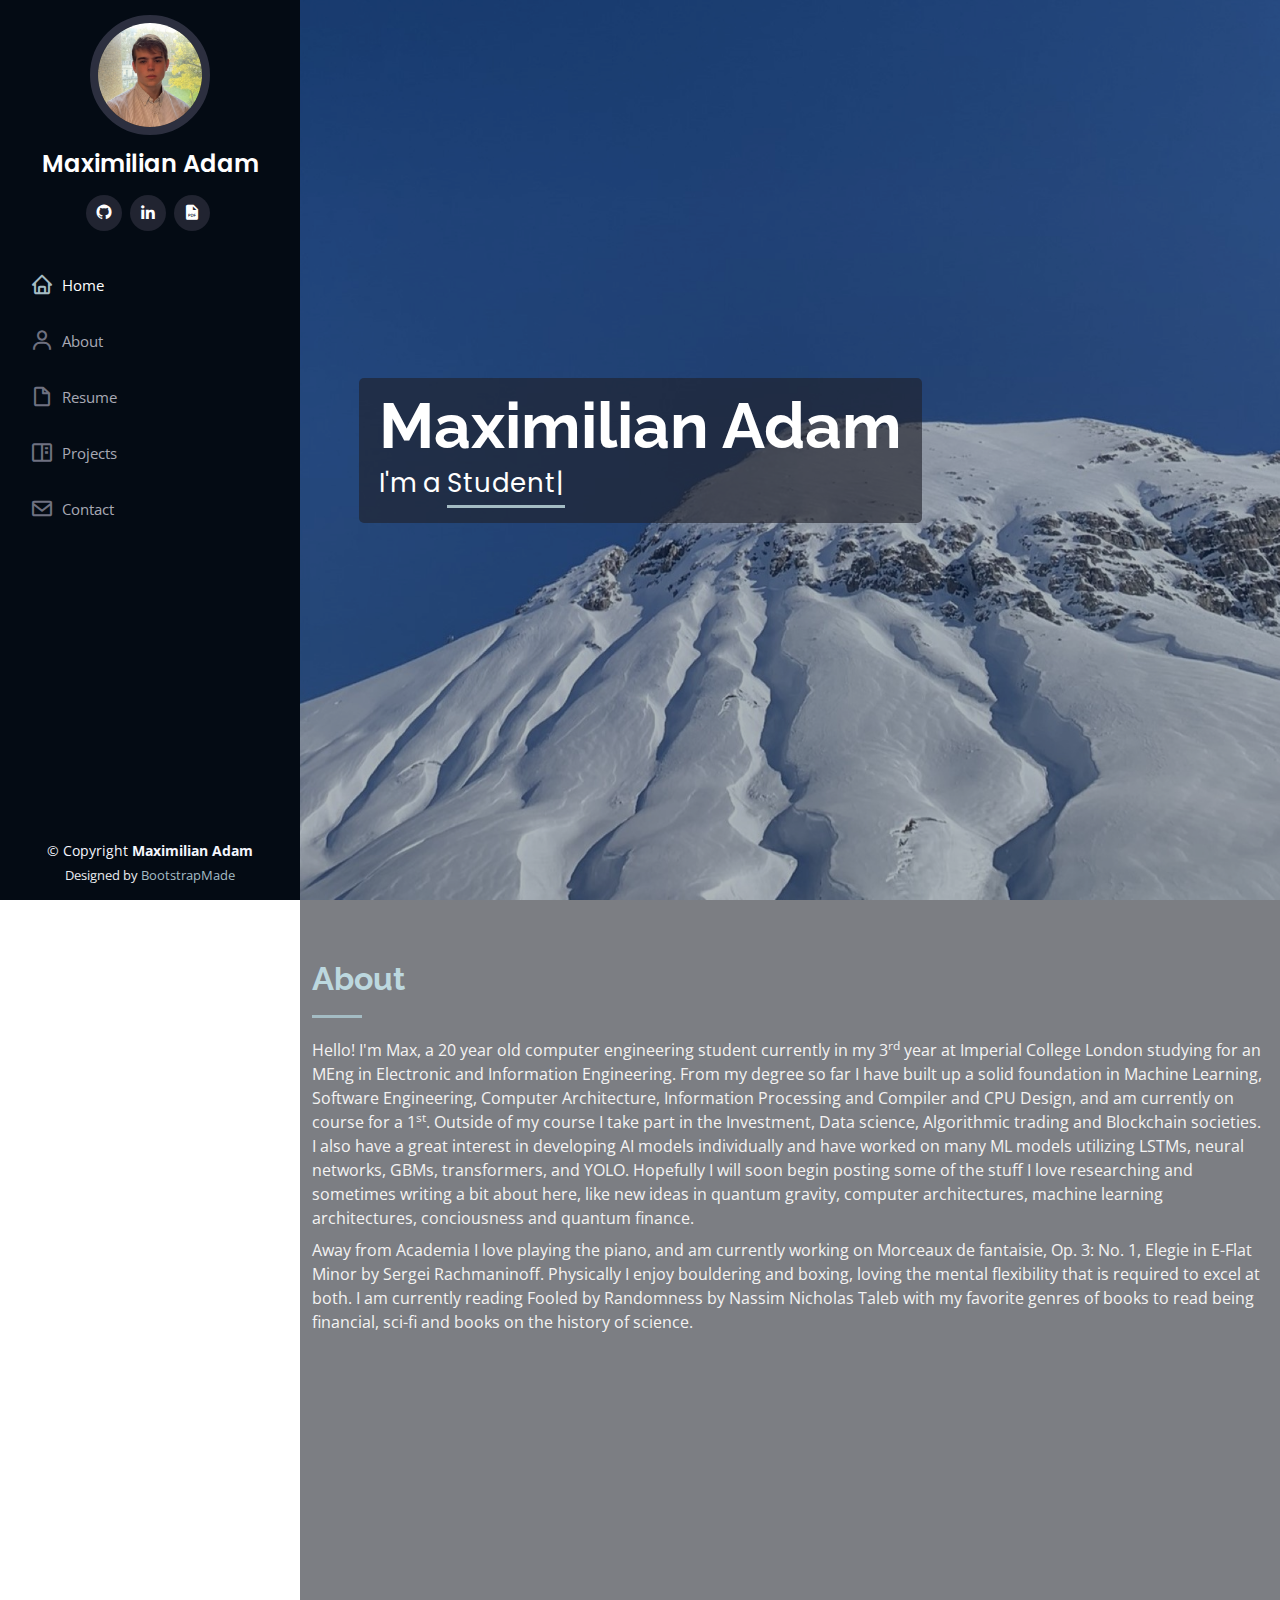
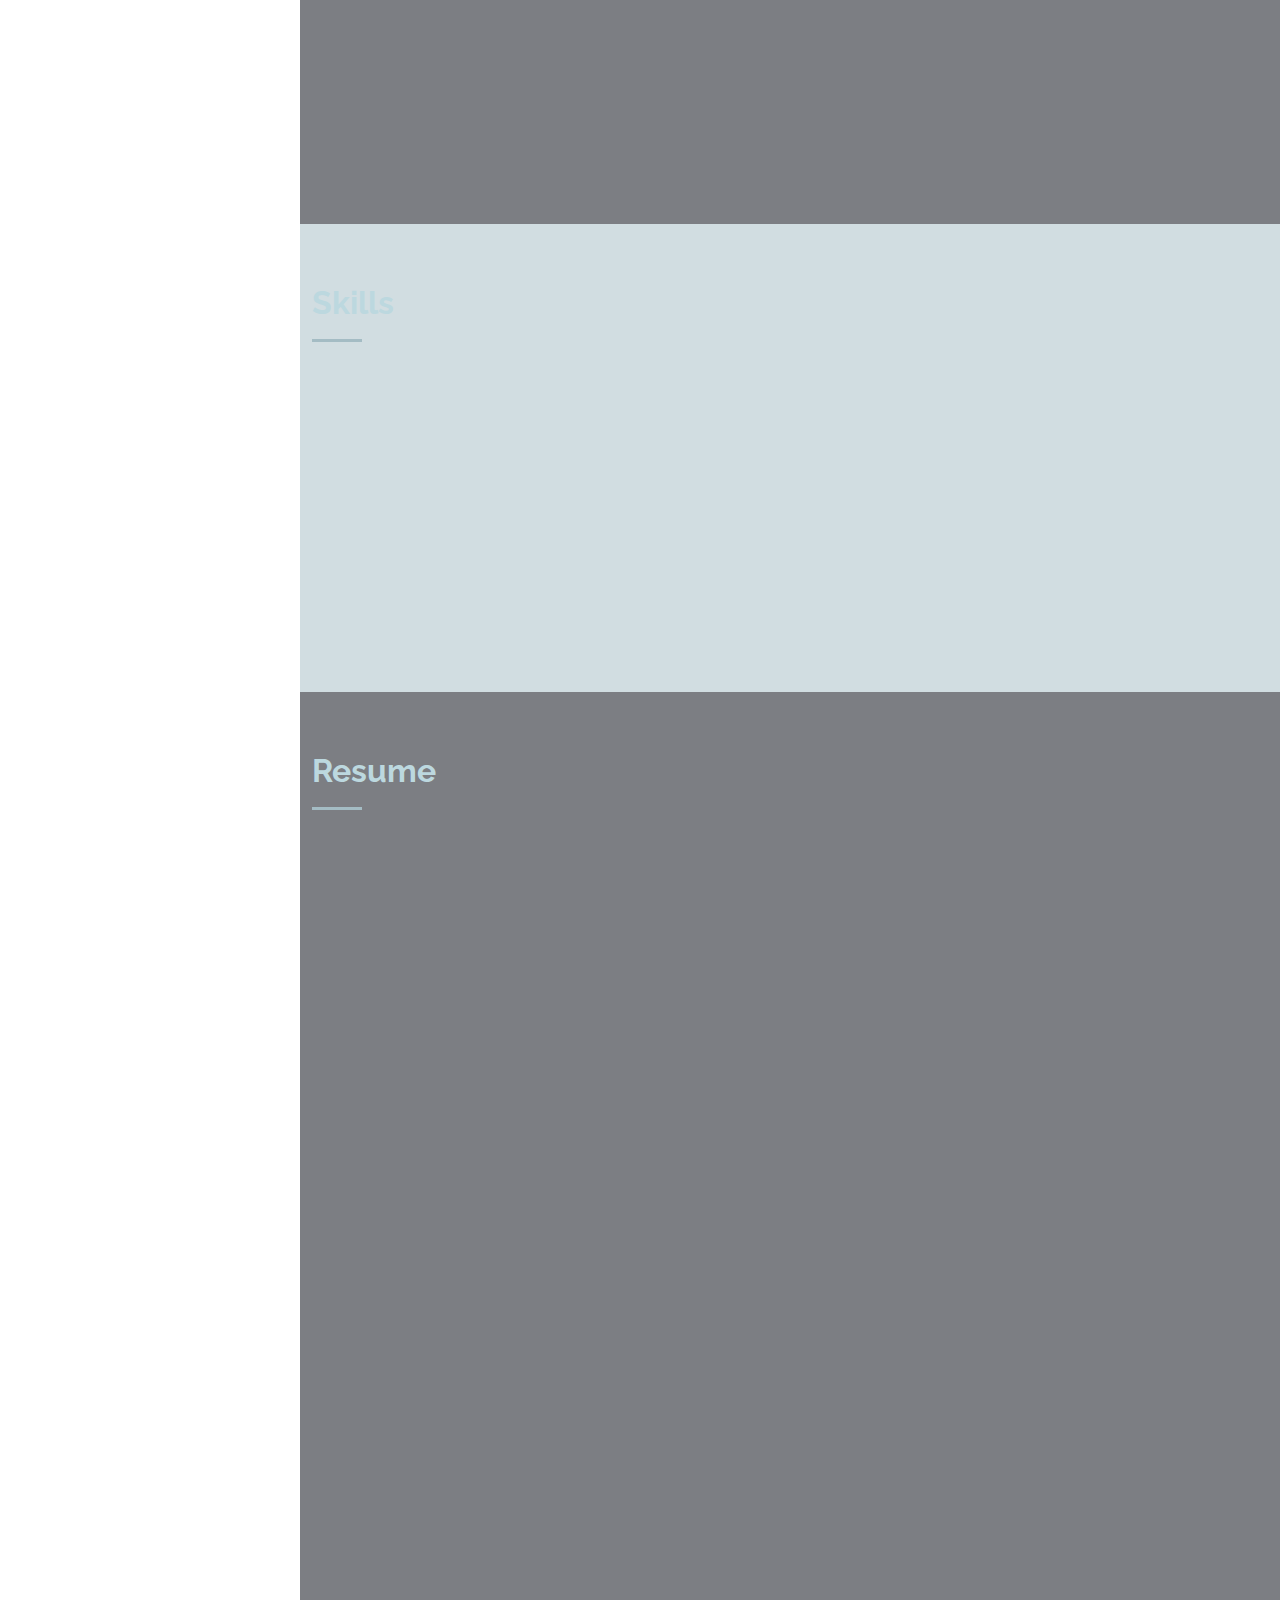
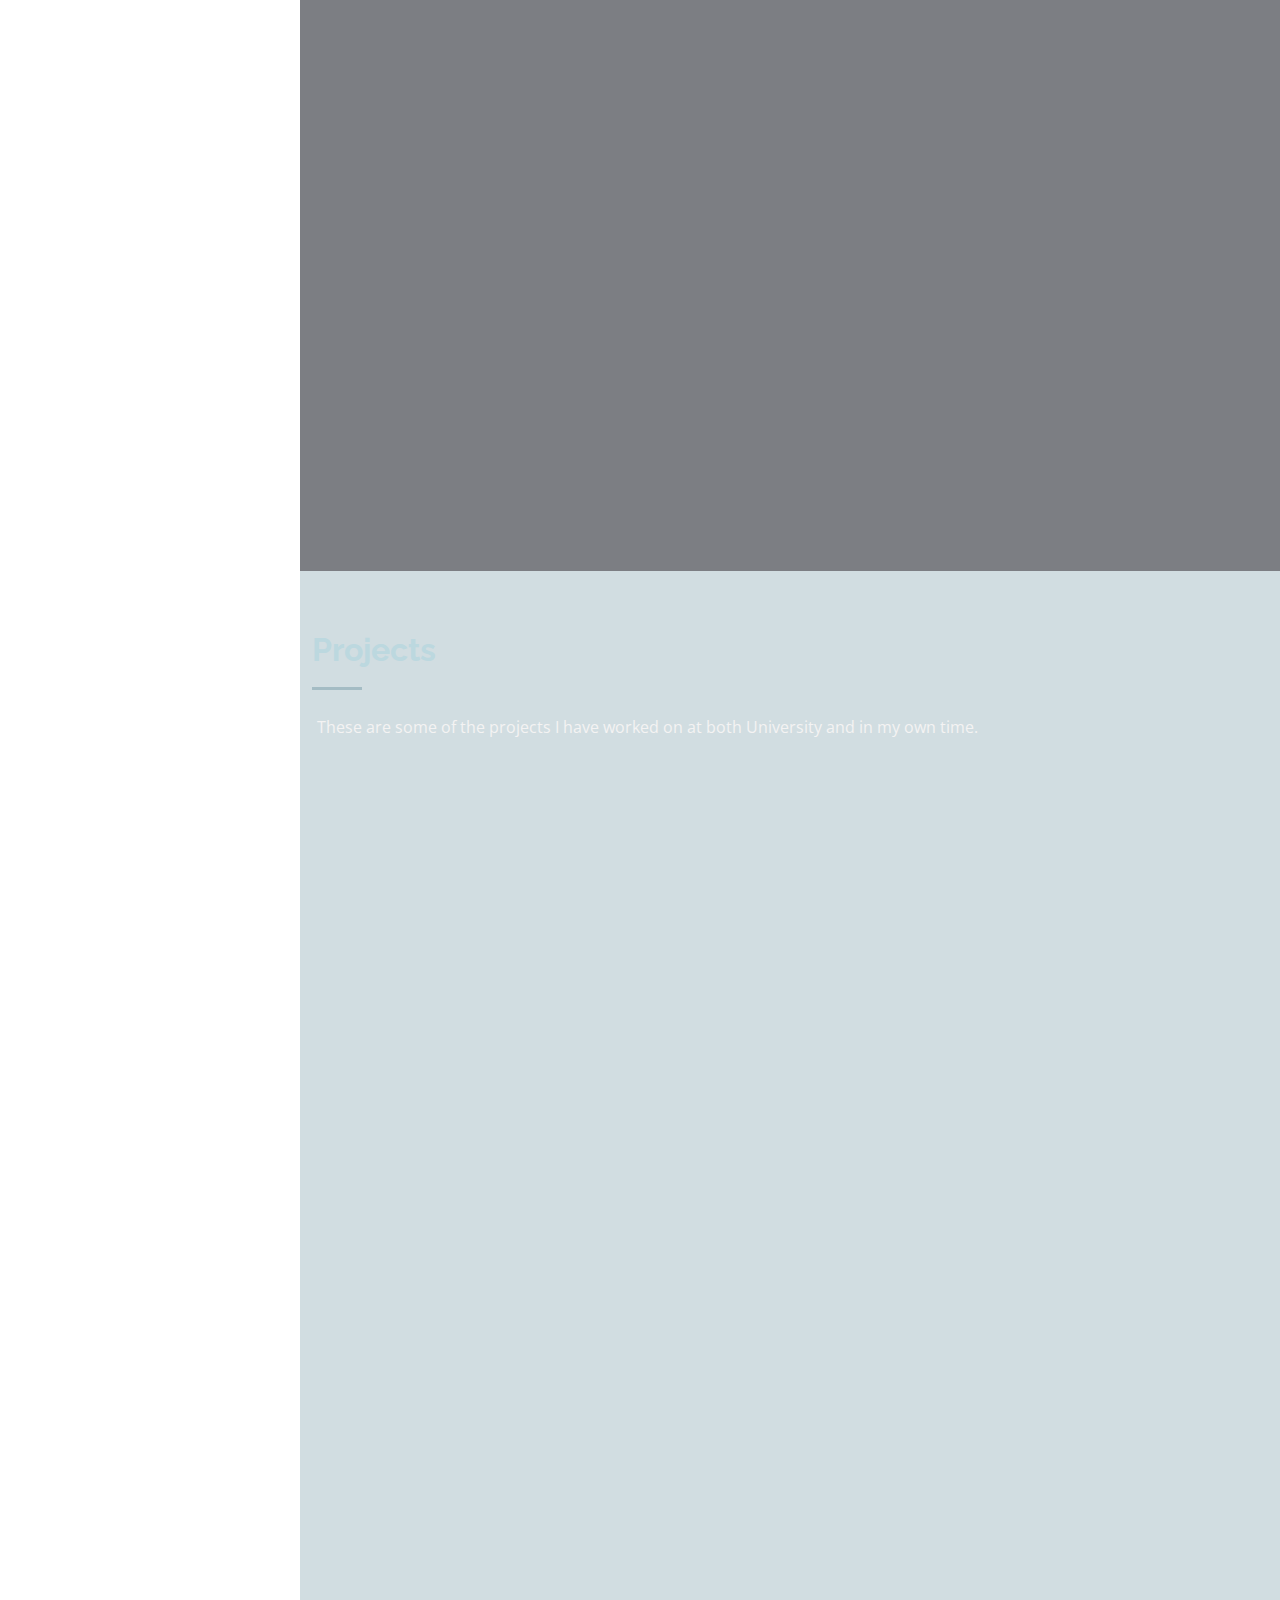
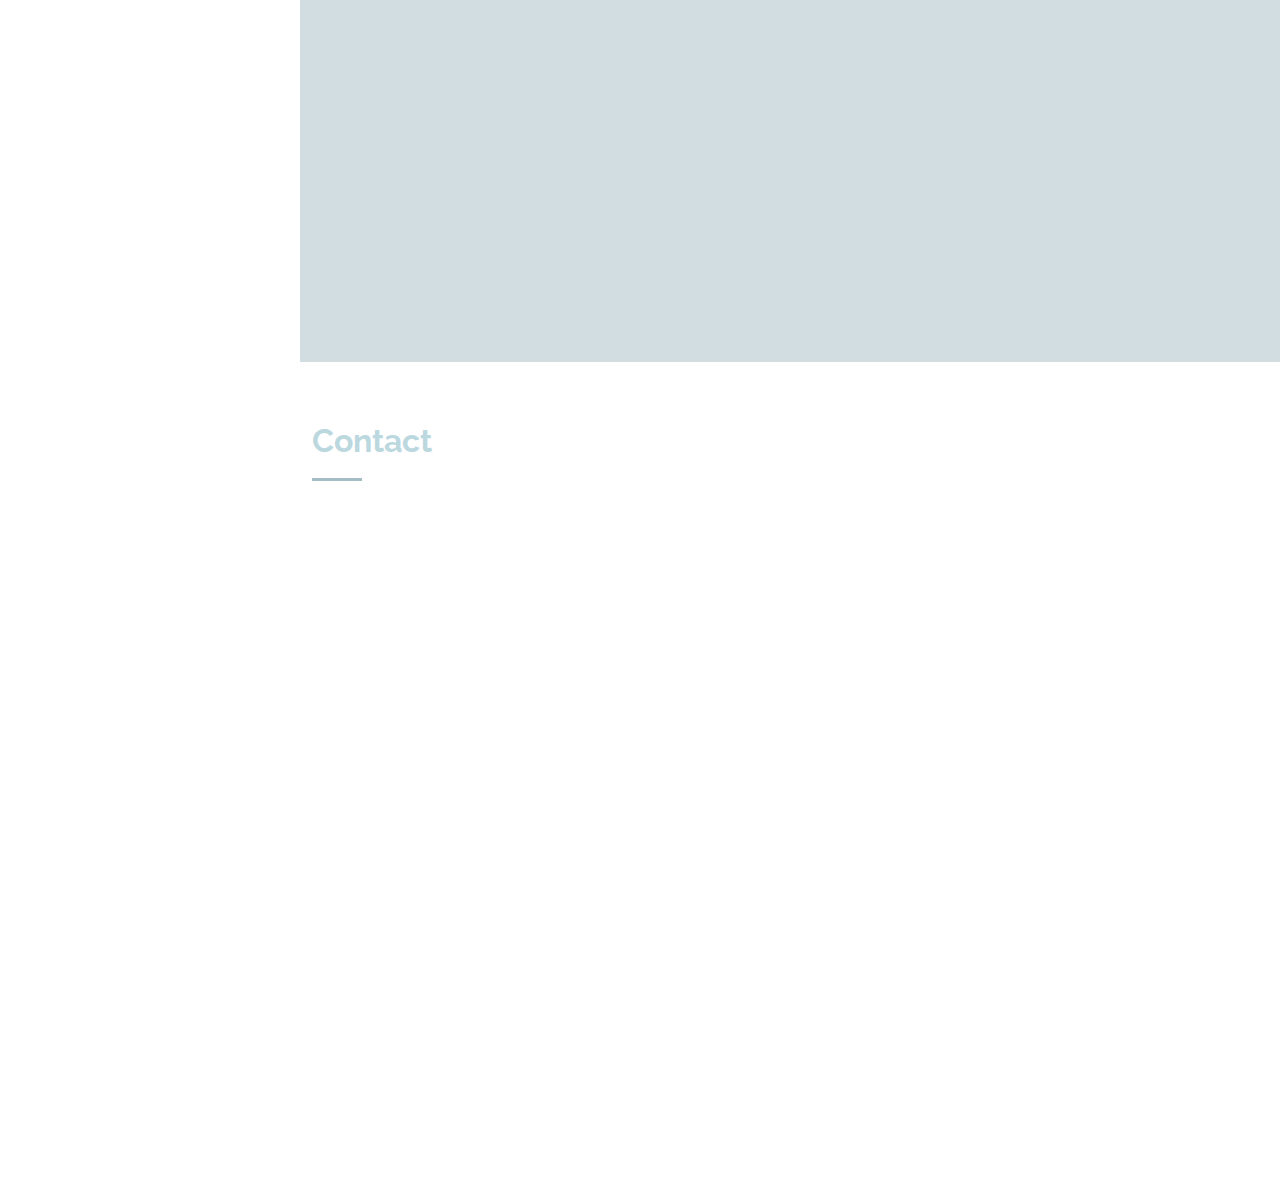
<file: index.html>
<!DOCTYPE html>
<html lang="en">

<head>
  <meta charset="utf-8">
  <meta content="width=device-width, initial-scale=1.0" name="viewport">

  <title>Maximilian Adam</title>
  <meta content="" name="description">
  <meta content="" name="keywords">

  <!-- Favicons -->
  <link href="assets/img/profileIcon.png" rel="icon">
  <link href="assets/img/apple-touch-icon.png" rel="apple-touch-icon">

  <!-- Google Fonts -->
  <link href="https://fonts.googleapis.com/css?family=Open+Sans:300,300i,400,400i,600,600i,700,700i|Raleway:300,300i,400,400i,500,500i,600,600i,700,700i|Poppins:300,300i,400,400i,500,500i,600,600i,700,700i" rel="stylesheet">

  <!-- Vendor CSS Files -->
  <link href="assets/vendor/aos/aos.css" rel="stylesheet">
  <link href="assets/vendor/bootstrap/css/bootstrap.min.css" rel="stylesheet">
  <link href="assets/vendor/bootstrap-icons/bootstrap-icons.css" rel="stylesheet">
  <link href="assets/vendor/boxicons/css/boxicons.min.css" rel="stylesheet">
  <link href="assets/vendor/glightbox/css/glightbox.min.css" rel="stylesheet">
  <link href="assets/vendor/swiper/swiper-bundle.min.css" rel="stylesheet">

  <!-- Template Main CSS File -->
  <link href="assets/css/style.css" rel="stylesheet">

  <!-- =======================================================
  * Template Name: iPortfolio
  * Template URL: https://bootstrapmade.com/iportfolio-bootstrap-portfolio-websites-template/
  * Updated: Mar 17 2024 with Bootstrap v5.3.3
  * Author: BootstrapMade.com
  * License: https://bootstrapmade.com/license/
  ======================================================== -->
</head>

<body>

  <!-- ======= Mobile nav toggle button ======= -->
  <i class="bi bi-list mobile-nav-toggle d-xl-none"></i>

  <!-- ======= Header ======= -->
  <header id="header">
    <div class="d-flex flex-column">

      <div class="profile">
        <img src="assets/img/profile-img.JPEG" alt="" class="img-fluid rounded-circle">
        <h1 class="text-light"><a href="index.html">Maximilian Adam</a></h1>
        <div class="social-links mt-3 text-center">
          <a href="https://github.com/Arc-Cloud" class="github" target="_blank"><i class="bx bxl-github"></i></a>
          <a href="https://www.linkedin.com/in/maximilian-adam-509419222/" class="linkedin" target="_blank"><i class="bx bxl-linkedin"></i></a>
          <a href="./assets/pdfs/Maximilian_Adam_CV.pdf" class="pdf" target="_blank"><i class="bx bxs-file-pdf" ></i></a>
        </div>
      </div>

      <nav id="navbar" class="nav-menu navbar">
        <ul>
          <li><a href="#hero" class="nav-link scrollto active"><i class="bx bx-home"></i> <span>Home</span></a></li>
          <li><a href="#about" class="nav-link scrollto"><i class="bx bx-user"></i> <span>About</span></a></li>
          <li><a href="#resume" class="nav-link scrollto"><i class="bx bx-file-blank"></i> <span>Resume</span></a></li>
          <li><a href="#portfolio" class="nav-link scrollto"><i class="bx bx-book-content"></i> <span>Projects</span></a></li>
          <!--<li><a href="#testimonials" class="nav-link scrollto"><i class="bx bx-server"></i> <span>Testimonials</span></a></li>-->
          <li><a href="#contact" class="nav-link scrollto"><i class="bx bx-envelope"></i> <span>Contact</span></a></li>
        </ul>
      </nav><!-- .nav-menu -->
    </div>
  </header><!-- End Header -->

  <!-- ======= Hero Section ======= -->
  <section id="hero" class="d-flex flex-column justify-content-center align-items-center">
    <div class="hero-container" data-aos="fade-in">
      <h1>Maximilian Adam</h1>
      <p>I'm a <span class="typed" data-typed-items="Student, Avid Researcher, Software Engineer, Pianist"></span></p>
    </div>
  </section><!-- End Hero -->

  <main id="main">

    <!-- ======= About Section ======= -->
    <section id="about" class="about section-bg-dark">
      <div class="container">

        <div class="section-title">
          <h2>About</h2>
          <p>Hello! I'm Max, a 20 year old computer engineering student currently in my 3<sup>rd</sup> year at Imperial College London studying for an MEng in Electronic and Information Engineering. From my degree so far I have built up a solid foundation in Machine Learning, Software Engineering, Computer Architecture, Information Processing and Compiler and CPU Design, and am currently on course for a 1<sup>st</sup>. Outside of my course I take part in the Investment, Data science, Algorithmic trading and Blockchain societies. I also have a great interest in developing AI models individually and have worked on many ML models utilizing LSTMs, neural networks, GBMs, transformers, and YOLO. Hopefully I will soon begin posting some of the stuff I love researching and sometimes writing a bit about here, like new ideas in quantum gravity, computer architectures, machine learning architectures, conciousness and quantum finance.</p>
          <p style="padding-top: 0.5rem; text-align: 2rem;"> Away from Academia I love playing the piano, and am currently working on Morceaux de fantaisie, Op. 3: No. 1, Elegie in E-Flat Minor by Sergei Rachmaninoff. Physically I enjoy bouldering and boxing, loving the mental flexibility that is required to excel at both. I am currently reading Fooled by Randomness by Nassim Nicholas Taleb with my favorite genres of books to read being financial, sci-fi and books on the history of science.
        </div>

        <div class="row">
          <div class="col-lg-4" data-aos="fade-right">
            <img src="assets/img/profile-img.JPEG" class="img-fluid rounded" alt="">
          </div>
          <div class="col-lg-8 pt-4 pt-lg-0 content" data-aos="fade-left">
            <h3>Imperial College London Student.</h3>
            <p class="fst-italic">
              Looking for roles in Finance &amp; Research &amp; Software Engineering for April-September 2025.
            </p>
            <div class="row">
              <div class="col-lg-6">
                <ul>
                  <li><i class="bi bi-chevron-right"></i> <strong>Website:</strong> <span>You're Here📍</span></li>
                  <li><i class="bi bi-chevron-right"></i> <strong>University:</strong> <span>Imperial College London</span></li>
                  <li><i class="bi bi-chevron-right"></i> <strong>City:</strong> <span>London, UK</span></li>
                  <li><i class="bi bi-chevron-right"></i> <strong>Age:</strong> <span>20</span></li>
                </ul>
              </div>
              <div class="col-lg-6">
                <ul>
                  <li><i class="bi bi-chevron-right"></i> <strong>Degree:</strong> <span>Master in Computer Engineering</span></li>
                  <li><i class="bi bi-chevron-right"></i> <strong>Email:</strong> <span>MaximilianJAdam@outlook.com</span></li>
                  <li><i class="bi bi-chevron-right"></i> <strong>Status:</strong> <span>Revising for exams</span></li>
                  <li><i class="bi bi-chevron-right"></i> <strong>Favorite piece of music</strong> <span>Prokofiev Piano Concerto II</span></li>
                </ul>
              </div>
            </div>
            <p>
              I love learning and take every opportunity available to expand my knowledge. Then when taking that learning and applying it to ideas that will have an impact on us and possibly the way we live is what I strive for. If you have any opportunities or roles that you think would be suitable please reach out to me via Email or LinkedIn.
            </p>
          </div>
        </div>

      </div>
    </section><!-- End About Section -->

    <!-- ======= Facts Section ======= 
    <section id="facts" class="facts">
      <div class="container">

        <div class="section-title">
          <h2>Facts</h2>
          <p>Magnam dolores commodi suscipit. Necessitatibus eius consequatur ex aliquid fuga eum quidem. Sit sint consectetur velit. Quisquam quos quisquam cupiditate. Et nemo qui impedit suscipit alias ea. Quia fugiat sit in iste officiis commodi quidem hic quas.</p>
        </div>

        <div class="row no-gutters">

          <div class="col-lg-3 col-md-6 d-md-flex align-items-md-stretch" data-aos="fade-up">
            <div class="count-box">
              <i class="bi bi-emoji-smile"></i>
              <span data-purecounter-start="0" data-purecounter-end="232" data-purecounter-duration="1" class="purecounter"></span>
              <p><strong>Happy Clients</strong> consequuntur quae</p>
            </div>
          </div>

          <div class="col-lg-3 col-md-6 d-md-flex align-items-md-stretch" data-aos="fade-up" data-aos-delay="100">
            <div class="count-box">
              <i class="bi bi-journal-richtext"></i>
              <span data-purecounter-start="0" data-purecounter-end="521" data-purecounter-duration="1" class="purecounter"></span>
              <p><strong>Projects</strong> adipisci atque cum quia aut</p>
            </div>
          </div>

          <div class="col-lg-3 col-md-6 d-md-flex align-items-md-stretch" data-aos="fade-up" data-aos-delay="200">
            <div class="count-box">
              <i class="bi bi-headset"></i>
              <span data-purecounter-start="0" data-purecounter-end="1453" data-purecounter-duration="1" class="purecounter"></span>
              <p><strong>Hours Of Support</strong> aut commodi quaerat</p>
            </div>
          </div>

          <div class="col-lg-3 col-md-6 d-md-flex align-items-md-stretch" data-aos="fade-up" data-aos-delay="300">
            <div class="count-box">
              <i class="bi bi-people"></i>
              <span data-purecounter-start="0" data-purecounter-end="32" data-purecounter-duration="1" class="purecounter"></span>
              <p><strong>Hard Workers</strong> rerum asperiores dolor</p>
            </div>
          </div>

        </div>

      </div>
    </section> End Facts Section -->

    <!-- ======= Skills Section ======= -->
    <section id="skills" class="skills section-bg">
      <div class="container">

        <div class="section-title">
          <h2>Skills</h2>
          <!--comments-->
        </div>

        <div class="row skills-content">

          <div class="col-lg-6" data-aos="fade-up">

            <div class="progress">
              <span class="skill">C++ <i class="val">Intermediate</i></span>
              <div class="progress-bar-wrap">
                <div class="progress-bar" role="progressbar" aria-valuenow="65" aria-valuemin="0" aria-valuemax="100"></div>
              </div>
            </div>

            <div class="progress">
              <span class="skill">Python <i class="val">Intermediate</i></span>
              <div class="progress-bar-wrap">
                <div class="progress-bar" role="progressbar" aria-valuenow="65" aria-valuemin="0" aria-valuemax="100"></div>
              </div>
            </div>

            <div class="progress">
              <span class="skill">Machine Learning <i class="val">proficient</i></span>
              <div class="progress-bar-wrap">
                <div class="progress-bar" role="progressbar" aria-valuenow="70" aria-valuemin="0" aria-valuemax="100"></div>
              </div>
            </div>

            <div class="progress">
              <span class="skill">Financial Algorithms <i class="val">Intermediate</i></span>
              <div class="progress-bar-wrap">
                <div class="progress-bar" role="progressbar" aria-valuenow="60" aria-valuemin="0" aria-valuemax="100"></div>
              </div>
            </div>

          </div>

          <div class="col-lg-6" data-aos="fade-up" data-aos-delay="100">

            <div class="progress">
              <span class="skill">Networks <i class="val">Intermediate</i></span>
              <div class="progress-bar-wrap">
                <div class="progress-bar" role="progressbar" aria-valuenow="60" aria-valuemin="0" aria-valuemax="100"></div>
              </div>
            </div>

            <div class="progress">
              <span class="skill">Git <i class="val">Advanced</i></span>
              <div class="progress-bar-wrap">
                <div class="progress-bar" role="progressbar" aria-valuenow="90" aria-valuemin="0" aria-valuemax="100"></div>
              </div>
            </div>

            <div class="progress">
              <span class="skill">Excel (VBA)<i class="val">Intermediate</i></span>
              <div class="progress-bar-wrap">
                <div class="progress-bar" role="progressbar" aria-valuenow="65" aria-valuemin="0" aria-valuemax="100"></div>
              </div>
            </div>

            <div class="progress">
              <span class="skill">Lua <i class="val">proficient</i></span>
              <div class="progress-bar-wrap">
                <div class="progress-bar" role="progressbar" aria-valuenow="70" aria-valuemin="0" aria-valuemax="100"></div>
              </div>
            </div>


          </div>

        </div>

      </div>
    </section><!-- End Skills Section -->

    <!-- ======= Resume Section ======= -->
    <section id="resume" class="resume section-bg-dark">
      <div class="container">

        <div class="section-title">
          <h2>Resume</h2>
          <!--Comments-->
        </div>

        <div class="row">
          <div class="col-lg-6" data-aos="fade-up">
            <h3 class="resume-title">Professional Summary</h3>
            <div class="resume-item pb-0">
              <p><em> 
                A highly analytical and detail-oriented Data Analyst \& Machine Learning Engineer with hands-on experience in data visualization, machine learning, and simulation, honed through diverse internships across high-tech industries. I have developed expertise in developing real-time data tools and improving performance of ML models, using advanced data analysis and machine learning techniques. </em></p>
              <p><em>
                Adept at collaborating with teams and presenting technical solutions to drive efficiency and performance. I am seeking to leverage these skills within an exciting, high paced and involving environment. </em></p>
            </div>

            <h3 class="resume-title">Education</h3>
            <div class="resume-item">
              <h4>Master of Electronic & Information Engineering</h4>
              <h5>2022 - 2026</h5>
              <p><em>Imperial College London, London, UK</em></p>
              <ul>
                Key Modules of Interest:
                <li>Operations Research</li>
                <li>Machine Learning</li>
              </ul>
            </div>
            <div class="resume-item">
              <h4>A Levels</h4>
              <h5>2020 - 2022</h5>
              <p><em>Highgate School, London, UK</em></p>
              <ul>
                <li>Further Mathematics: A*</li>
                <li>Mathematics: A*</li>
                <li>Chemistry: A*</li>
                <li>Physics: A*</li>
                <li>President of Engineering Society</li>
              </ul>
            </div>
            <h3 class="resume-title">Professional Affiliations</h3>
            <div class="resume-item pb-0">
              <ul>
                <li>Student Member, Institution of Engineering and Technology (IET)</li>
                <li>Luminaries Club, Future Fellow</li>
              </ul>
            </div>
          </div>
          <div class="col-lg-6" data-aos="fade-up" data-aos-delay="100">
            <h3 class="resume-title">Professional Experience</h3>
            <div class="resume-item">
              <h4>Simulation/Data Analyst Intern</h4>
              <h5>August 2024 - September 2024</h5>
              <p><em>Nova Systems International, Farnborough, England</em></p>
              <ul>
                <li>Obtained Clearance to work on military projects as a contractor for the British MOD</li>
                <li>Primarily worked on GPS and Satellite simulation using lua and C++.</li>
              </ul>
            </div>
            <div class="resume-item">
              <h4>Machine Learning Intern</h4>
              <h5>August 2023 - September 2023</h5>
              <p><em>Tekever, Southampton, England</em></p>
              <ul>
                <li>Achieved a 15\% improvement in drone-view people detection model performance by applying domain adaptation techniques to address dataset distribution shifts.</li>
                <li>Enhanced model robustness via data cleaning, transformation, and visualization with Python (Pandas, Scikit-learn, NumPy) and FiftyOne.</li>
                <li>Performed research into alternative ways of producing datasets and modifying existing ones to enhance model performance</li>
                <li>Collaborated with team throughout to define and meet model performance goals.</li>
                <li> Provided write ups for all key areas worked on, summarising viability and effectiveness of each idea involved. </li>
              </ul>
            </div>
            <div class="resume-item">
              <h4>Data Analyst Intern</h4>
              <h5>June 2023 - July 2023</h5>
              <p><em>Williams Grand Prix Engineering, Grove, England </em></p>
              <ul>
                <li>Developed and implemented a tool to visualise wind tunnel data on key metrics.</li>
                <li>Improved and implemented real time functionality for a tool used to stream live car simulation data into excel.</li>
                <li>Worked together with an existing employee to create a platform used to improve the manufacturing pipeline.</li>
                <li>Created designs in CAD for parts of the 2024/25 wheel</li>
                <li>Presented the platform and displayed how it could improve the efficiency of the manufacturing pipeline to internal staff.</li>
              </ul>
            </div>
          </div>
        </div>

      </div>
    </section><!-- End Resume Section -->

    <!-- ======= Portfolio Section ======= -->
    <section id="portfolio" class="portfolio section-bg">
      <div class="container">

        <div class="section-title">
          <h2>Projects</h2>
          <p>These are some of the projects I have worked on at both University and in my own time.</p>
        </div>

        <div class="row" data-aos="fade-up">
          <div class="col-lg-12 d-flex justify-content-center">
            <ul id="portfolio-flters">
              <li data-filter="*" class="filter-active">All</li>
              <li data-filter=".filter-cpp">C++</li>
              <li data-filter=".filter-python">Python</li>
              <li data-filter=".filter-hardware">Hardware</li>
              <li data-filter=".filter-networks">Networks</li>
            </ul>
          </div>
        </div>

        <div class="row portfolio-container" data-aos="fade-up" data-aos-delay="100">
          <div class="col-lg-4 col-md-6 portfolio-item filter-cpp">
            <a href="assets/projects/Caleidos_Compiler.html" data-gallery="portfolioDetailsGallery" data-glightbox="type: external" class="portfolio-details-lightbox" title="Portfolio Details">
              <div class="portfolio-wrap">
                <div class="portfolio-info">
                  <h4>Caleidos C Compiler</h4>
                  <h6>February 2024 - March 2024</h6>
                  <img src="assets/img/portfolio/Caleidos/caleidos_img1.png" class="img-fluid" alt="">
                  <ul>
                    <li>C++</li>
                    <li>RISCV</li>
                  </ul>
                </div>
              </div>
            </a>
          </div>

          <div class="col-lg-4 col-md-6 portfolio-item filter-hardware">
            <a href="assets/projects/RISCV_CPU.html" data-gallery="portfolioDetailsGallery" data-glightbox="type: external" class="portfolio-details-lightbox" title="Portfolio Details">
              <div class="portfolio-wrap">
                <div class="portfolio-info">
                  <h4>RISC-V CPU</h4>
                  <h6>November 2023 - December 2023</h6>
                  <img src="assets/img/portfolio/RISC-V_CPU/CPU_img1.jpeg" class="img-fluid" alt="">
                  <ul>
                    <li>System Verilog</li>
                    <li>Hardware</li>
                    <li>RISC-V</li>
                  </ul>
                </div>
              </div>
            </a>
          </div>

          <div class="col-lg-4 col-md-6 portfolio-item filter-networks filter-python">
            <a href="assets/projects/Accelither.html" data-gallery="portfolioDetailsGallery" data-glightbox="type: external" class="portfolio-details-lightbox" title="Portfolio Details">
              <div class="portfolio-wrap">
                <div class="portfolio-info">
                  <h4>Accelither</h4>
                  <h6>February 2024 - March 2024</h6>
                  <img src="assets/img/portfolio/Accelither/Accelither_img1.jpg" class="img-fluid" alt="">
                  <ul>
                    <li>Python</li>
                    <li>System Verilog</li>
                    <li>Networks</li>
                  </ul>
                </div>
              </div>
            </a>
          </div>

          <div class="col-lg-4 col-md-6 portfolio-item filter-networks filter-cpp filter-networks filter-hardware">
            <a href="assets/projects/rover.html" data-gallery="portfolioDetailsGallery" data-glightbox="type: external" class="portfolio-details-lightbox" title="Portfolio Details">
              <div class="portfolio-wrap">
                <div class="portfolio-info">
                  <h4>EEERover - Helionix</h4>
                  <h6>May 2023 - June 2023</h6>
                  <img src="assets/img/portfolio/EEERover/browntest.jpeg" class="img-fluid" alt="">
                  <ul>
                    <li>C++</li>
                    <li>Hardware</li>
                    <li>Networks</li>
                  </ul>
                </div>
              </div>
            </a>
          </div>

        </div>

      </div>
    </section><!-- End Portfolio Sectison -->

    <!-- ======= Services Section ======= 
    <section id="services" class="services">
      <div class="container">

        <div class="section-title">
          <h2>Services</h2>
          <p>Magnam dolores commodi suscipit. Necessitatibus eius consequatur ex aliquid fuga eum quidem. Sit sint consectetur velit. Quisquam quos quisquam cupiditate. Et nemo qui impedit suscipit alias ea. Quia fugiat sit in iste officiis commodi quidem hic quas.</p>
        </div>

        <div class="row">
          <div class="col-lg-4 col-md-6 icon-box" data-aos="fade-up">
            <div class="icon"><i class="bi bi-briefcase"></i></div>
            <h4 class="title"><a href="">Lorem Ipsum</a></h4>
            <p class="description">Voluptatum deleniti atque corrupti quos dolores et quas molestias excepturi sint occaecati cupiditate non provident</p>
          </div>
          <div class="col-lg-4 col-md-6 icon-box" data-aos="fade-up" data-aos-delay="100">
            <div class="icon"><i class="bi bi-card-checklist"></i></div>
            <h4 class="title"><a href="">Dolor Sitema</a></h4>
            <p class="description">Minim veniam, quis nostrud exercitation ullamco laboris nisi ut aliquip ex ea commodo consequat tarad limino ata</p>
          </div>
          <div class="col-lg-4 col-md-6 icon-box" data-aos="fade-up" data-aos-delay="200">
            <div class="icon"><i class="bi bi-bar-chart"></i></div>
            <h4 class="title"><a href="">Sed ut perspiciatis</a></h4>
            <p class="description">Duis aute irure dolor in reprehenderit in voluptate velit esse cillum dolore eu fugiat nulla pariatur</p>
          </div>
          <div class="col-lg-4 col-md-6 icon-box" data-aos="fade-up" data-aos-delay="300">
            <div class="icon"><i class="bi bi-binoculars"></i></div>
            <h4 class="title"><a href="">Magni Dolores</a></h4>
            <p class="description">Excepteur sint occaecat cupidatat non proident, sunt in culpa qui officia deserunt mollit anim id est laborum</p>
          </div>
          <div class="col-lg-4 col-md-6 icon-box" data-aos="fade-up" data-aos-delay="400">
            <div class="icon"><i class="bi bi-brightness-high"></i></div>
            <h4 class="title"><a href="">Nemo Enim</a></h4>
            <p class="description">At vero eos et accusamus et iusto odio dignissimos ducimus qui blanditiis praesentium voluptatum deleniti atque</p>
          </div>
          <div class="col-lg-4 col-md-6 icon-box" data-aos="fade-up" data-aos-delay="500">
            <div class="icon"><i class="bi bi-calendar4-week"></i></div>
            <h4 class="title"><a href="">Eiusmod Tempor</a></h4>
            <p class="description">Et harum quidem rerum facilis est et expedita distinctio. Nam libero tempore, cum soluta nobis est eligendi</p>
          </div>
        </div>

      </div>
    </section>End Services Section -->

    <!-- ======= Testimonials Section ======= 
    <section id="testimonials" class="testimonials section-bg">
      <div class="container">

        <div class="section-title">
          <h2>Testimonials</h2>
          <p>Magnam dolores commodi suscipit. Necessitatibus eius consequatur ex aliquid fuga eum quidem. Sit sint consectetur velit. Quisquam quos quisquam cupiditate. Et nemo qui impedit suscipit alias ea. Quia fugiat sit in iste officiis commodi quidem hic quas.</p>
        </div>

        <div class="testimonials-slider swiper" data-aos="fade-up" data-aos-delay="100">
          <div class="swiper-wrapper">

            <div class="swiper-slide">
              <div class="testimonial-item" data-aos="fade-up">
                <p>
                  <i class="bx bxs-quote-alt-left quote-icon-left"></i>
                  Proin iaculis purus consequat sem cure digni ssim donec porttitora entum suscipit rhoncus. Accusantium quam, ultricies eget id, aliquam eget nibh et. Maecen aliquam, risus at semper.
                  <i class="bx bxs-quote-alt-right quote-icon-right"></i>
                </p>
                <img src="assets/img/testimonials/testimonials-1.jpg" class="testimonial-img" alt="">
                <h3>Saul Goodman</h3>
                <h4>Ceo &amp; Founder</h4>
              </div>
            </div><-- End testimonial item -->
            <!--

            <div class="swiper-slide">
              <div class="testimonial-item" data-aos="fade-up" data-aos-delay="100">
                <p>
                  <i class="bx bxs-quote-alt-left quote-icon-left"></i>
                  Export tempor illum tamen malis malis eram quae irure esse labore quem cillum quid cillum eram malis quorum velit fore eram velit sunt aliqua noster fugiat irure amet legam anim culpa.
                  <i class="bx bxs-quote-alt-right quote-icon-right"></i>
                </p>
                <img src="assets/img/testimonials/testimonials-2.jpg" class="testimonial-img" alt="">
                <h3>Sara Wilsson</h3>
                <h4>Designer</h4>
              </div>
            </div><-- End testimonial item -->
            <!--
            <div class="swiper-slide">
              <div class="testimonial-item" data-aos="fade-up" data-aos-delay="200">
                <p>
                  <i class="bx bxs-quote-alt-left quote-icon-left"></i>
                  Enim nisi quem export duis labore cillum quae magna enim sint quorum nulla quem veniam duis minim tempor labore quem eram duis noster aute amet eram fore quis sint minim.
                  <i class="bx bxs-quote-alt-right quote-icon-right"></i>
                </p>
                <img src="assets/img/testimonials/testimonials-3.jpg" class="testimonial-img" alt="">
                <h3>Jena Karlis</h3>
                <h4>Store Owner</h4>
              </div>
            </div><-- End testimonial item -->
            <!--
            <div class="swiper-slide">
              <div class="testimonial-item" data-aos="fade-up" data-aos-delay="300">
                <p>
                  <i class="bx bxs-quote-alt-left quote-icon-left"></i>
                  Fugiat enim eram quae cillum dolore dolor amet nulla culpa multos export minim fugiat minim velit minim dolor enim duis veniam ipsum anim magna sunt elit fore quem dolore labore illum veniam.
                  <i class="bx bxs-quote-alt-right quote-icon-right"></i>
                </p>
                <img src="assets/img/testimonials/testimonials-4.jpg" class="testimonial-img" alt="">
                <h3>Matt Brandon</h3>
                <h4>Freelancer</h4>
              </div>
            </div><-- End testimonial item -->
            <!--
            <div class="swiper-slide">
              <div class="testimonial-item" data-aos="fade-up" data-aos-delay="400">
                <p>
                  <i class="bx bxs-quote-alt-left quote-icon-left"></i>
                  Quis quorum aliqua sint quem legam fore sunt eram irure aliqua veniam tempor noster veniam enim culpa labore duis sunt culpa nulla illum cillum fugiat legam esse veniam culpa fore nisi cillum quid.
                  <i class="bx bxs-quote-alt-right quote-icon-right"></i>
                </p>
                <img src="assets/img/testimonials/testimonials-5.jpg" class="testimonial-img" alt="">
                <h3>John Larson</h3>
                <h4>Entrepreneur</h4>
              </div>
            </div><-- End testimonial item -->
    <!--
          </div>
          <div class="swiper-pagination"></div>
        </div>

      </div>
    </section><-- End Testimonials Section -->

    <!-- ======= Contact Section ======= -->
    <section id="contact" class="contact">
      <div class="container">

        <div class="section-title">
          <h2>Contact</h2>
          <!--<p></p>-->
        </div>

        <div class="row" data-aos="fade-in">

          <div class="col-lg-5 d-flex align-items-stretch">
            <div class="info">
              <div class="address">
                <i class="bi bi-geo-alt"></i>
                <h4>Location:</h4>
                <p>Exhibition Road, London SW7 2AZ</p>
              </div>

              <div class="email">
                <i class="bi bi-envelope"></i>
                <h4>Email:</h4>
                <p>MaximilianJAdam@outlook.com</p>
              </div>

              <!--<div class="phone">
                <i class="bi bi-phone"></i>
                <h4>Call:</h4>
                <p>+1 5589 55488 55s</p>
              </div>-->

            <iframe 
              src="https://www.google.com/maps/embed?pb=!1m18!1m12!1m3!1d2483.7843078591686!2d-0.17744842380074327!3d51.49882551133018!2m3!1f0!2f0!3f0!3m2!1i1024!2i768!4f13.1!3m3!1m2!1s0x48760567da220a01%3A0x31911b371c692e86!2sImperial%20College%20London!5e0!3m2!1sen!2suk!4v1687948822939!5m2!1sen!2suk" 
              frameborder="0" style="border:0; width: 100%; height: 290px; filter: invert(90%);" allowfullscreen
              loading="lazy" referrerpolicy="no-referrer-when-downgrade">
            </iframe>
            </div>

          </div>

          <!--<div class="col-lg-7 mt-5 mt-lg-0 d-flex align-items-stretch">
            <form action="forms/contact.php" method="post" role="form" class="php-email-form">
              <div class="row">
                <div class="form-group col-md-6">
                  <label for="name">Your Name</label>
                  <input type="text" name="name" class="form-control" id="name" required>
                </div>
                <div class="form-group col-md-6">
                  <label for="name">Your Email</label>
                  <input type="email" class="form-control" name="email" id="email" required>
                </div>
              </div>
              <div class="form-group">
                <label for="name">Subject</label>
                <input type="text" class="form-control" name="subject" id="subject" required>
              </div>
              <div class="form-group">
                <label for="name">Message</label>
                <textarea class="form-control" name="message" rows="10" required></textarea>
              </div>
              <div class="my-3">
                <div class="loading">Loading</div>
                <div class="error-message"></div>
                <div class="sent-message">Your message has been sent. Thank you!</div>
              </div>
              <div class="text-center"><button type="submit">Send Message</button></div>
            </form>
          </div>-->

        </div>

      </div>
    </section><!-- End Contact Section -->

  </main><!-- End #main -->

  <!-- ======= Footer ======= -->
  <footer id="footer">
    <div class="container">
      <div class="copyright">
        &copy; Copyright <strong><span>Maximilian Adam</span></strong>
      </div>
      <div class="credits">
        <!-- Licensing information: https://bootstrapmade.com/license/ -->
        <!-- Purchase the pro version with working PHP/AJAX contact form: https://bootstrapmade.com/iportfolio-bootstrap-portfolio-websites-template/ -->
        Designed by <a href="https://bootstrapmade.com/">BootstrapMade</a>
      </div>
    </div>
  </footer><!-- End  Footer -->

  <a href="#" class="back-to-top d-flex align-items-center justify-content-center"><i class="bi bi-arrow-up-short"></i></a>

  <!-- Vendor JS Files -->
  <script src="assets/vendor/purecounter/purecounter_vanilla.js"></script>
  <script src="assets/vendor/aos/aos.js"></script>
  <script src="assets/vendor/bootstrap/js/bootstrap.bundle.min.js"></script>
  <script src="assets/vendor/glightbox/js/glightbox.min.js"></script>
  <script src="assets/vendor/isotope-layout/isotope.pkgd.min.js"></script>
  <script src="assets/vendor/swiper/swiper-bundle.min.js"></script>
  <script src="assets/vendor/typed.js/typed.umd.js"></script>
  <script src="assets/vendor/waypoints/noframework.waypoints.js"></script>
  <script src="assets/vendor/php-email-form/validate.js"></script>

  <!-- Template Main JS File -->
  <script src="assets/js/main.js"></script>

</body>

</html>
</file>
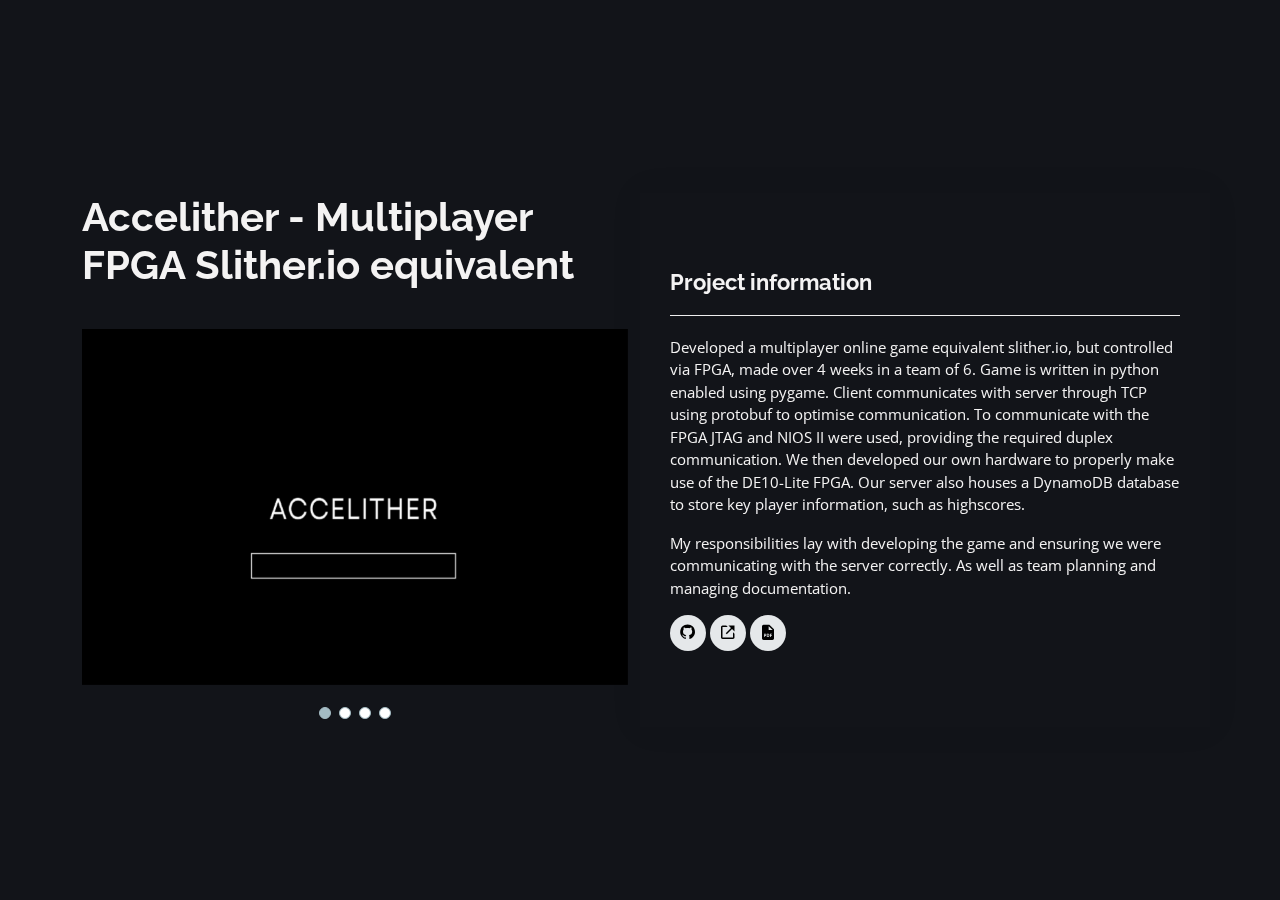
<file: assets/projects/Accelither.html>
<!DOCTYPE html>
<html lang="en">

<head>
  <meta charset="utf-8">
  <meta content="width=device-width, initial-scale=1.0" name="viewport">

  <title>Caleidos C Compiler</title>
  <meta content="" name="description">
  <meta content="" name="keywords">

  <!-- Favicons -->
  <link href="../../assets/img/profileIcon.png" rel="icon">
  <link href="../../assets/img/apple-touch-icon.png" rel="apple-touch-icon">

  <!-- Google Fonts -->
  <link href="https://fonts.googleapis.com/css?family=Open+Sans:300,300i,400,400i,600,600i,700,700i|Raleway:300,300i,400,400i,500,500i,600,600i,700,700i|Poppins:300,300i,400,400i,500,500i,600,600i,700,700i" rel="stylesheet">

  <!-- Vendor CSS Files -->
  <link href="../../assets/vendor/aos/aos.css" rel="stylesheet">
  <link href="../../assets/vendor/bootstrap/css/bootstrap.min.css" rel="stylesheet">
  <link href="../../assets/vendor/bootstrap-icons/bootstrap-icons.css" rel="stylesheet">
  <link href="../../assets/vendor/boxicons/css/boxicons.min.css" rel="stylesheet">
  <link href="../../assets/vendor/glightbox/css/glightbox.min.css" rel="stylesheet">
  <link href="../../assets/vendor/swiper/swiper-bundle.min.css" rel="stylesheet">

  <!-- Template Main CSS File -->
  <link href="../../assets/css/style.css" rel="stylesheet">  

</head>

<body style="background:var(--port)">

  <!-- ======= Mobile nav toggle button ======= -->
  <!--<i> class="bi bi-list mobile-nav-toggle d-xl-none"></i>-->

  <main id="main">

     <!-- ======= Portfolio Details ======= -->
     <div id="portfolio-details" class="portfolio-details">
      <div class="container">

        <div class="row">

          <div class="col-lg-6">
            <h2 class="portfolio-title">Accelither - Multiplayer FPGA Slither.io equivalent</h2>

            <div class="portfolio-details-slider swiper">
              <div class="swiper-wrapper align-items-center">

                <div class="swiper-slide">
                  <img src="../img/portfolio/Accelither/LoginPage.png" alt="">
                </div>

                <div class="swiper-slide">
                  <img src="../img/portfolio/Accelither/InGame.png" alt="">
                </div>

                <div class="swiper-slide">
                  <img src="../img/portfolio/Accelither/EndScreen.png" alt="">
                </div>

                <div class="swiper-slide">
                  <img src="../img/portfolio/Accelither/system_diagram.png" alt="">
                </div>


              </div>
              <div class="swiper-pagination"></div>
            </div>
          </div>

          <div class="col-lg-6 portfolio-info">
            <h3>Project information</h3>
            <p>
              Developed a multiplayer online game equivalent slither.io, but controlled via FPGA, made over 4 weeks in a team of 6. Game is written in python enabled using pygame. Client communicates with server through TCP using protobuf to optimise communication. To communicate with the FPGA JTAG and NIOS II were used, providing the required duplex communication. We then developed our own hardware to properly make use of the DE10-Lite FPGA. Our server also houses a DynamoDB database to store key player information, such as highscores.
            </p>
            <p>
              My responsibilities lay with developing the game and ensuring we were communicating with the server correctly. As well as team planning and managing documentation.
            </p>
            
            <div class="social-links">
              <a href="https://github.com/Arc-Cloud/InfoProc_Proj" class="github" target="_blank"><i class="bx bxl-github "></i></a>
              <a href="https://youtu.be/lGHpnHS0vKc" class="link-external" target="_blank"><i class="bx bx-link-external"></i></a>
              <a href="../pdfs/Accelither_Report.pdf" class="pdf" target="_blank"><i class="bx bxs-file-pdf" ></i></a>
            </div>
          </div>

        </div>

      </div>
    </div><!-- End Portfolio Details -->

  </main><!-- End #main -->

  <div id="preloader"></div>

  <!-- Vendor JS Files -->
  <script src="../../assets/vendor/purecounter/purecounter_vanilla.js"></script>
  <script src="../../assets/vendor/aos/aos.js"></script>
  <script src="../../assets/vendor/bootstrap/js/bootstrap.bundle.min.js"></script>
  <script src="../../assets/vendor/glightbox/js/glightbox.min.js"></script>
  <script src="../../assets/vendor/isotope-layout/isotope.pkgd.min.js"></script>
  <script src="../../assets/vendor/swiper/swiper-bundle.min.js"></script>
  <script src="../../assets/vendor/typed.js/typed.umd.js"></script>
  <script src="../../assets/vendor/waypoints/noframework.waypoints.js"></script>
  <script src="../../assets/vendor/php-email-form/validate.js"></script>

  <!-- Template Main JS File -->
  <script src="../../assets/js/main.js"></script>

</body>

</html>
</file>
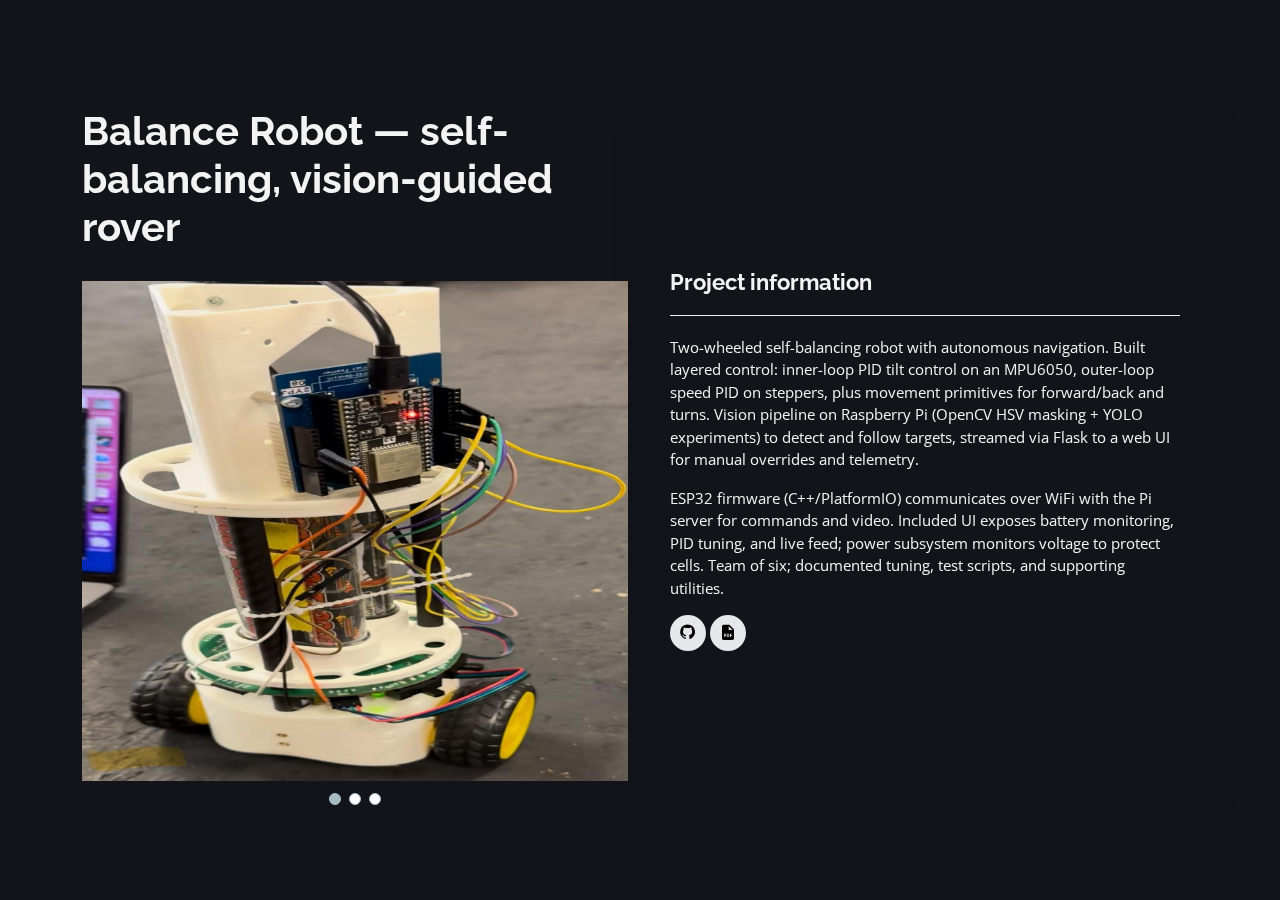
<file: assets/projects/BalanceRobot.html>
<!DOCTYPE html>
<html lang="en">

<head>
  <meta charset="utf-8">
  <meta content="width=device-width, initial-scale=1.0" name="viewport">

  <title>Balance Robot</title>
  <meta content="Self-balancing two-wheeled robot with vision guidance, ESP32 control, and web UI." name="description">
  <meta content="Balance Robot, ESP32, Raspberry Pi, OpenCV, PID, robotics" name="keywords">

  <!-- Favicons -->
  <link href="../../assets/img/profileIcon.png" rel="icon">
  <link href="../../assets/img/apple-touch-icon.png" rel="apple-touch-icon">

  <!-- Google Fonts -->
  <link href="https://fonts.googleapis.com/css?family=Open+Sans:300,300i,400,400i,600,600i,700,700i|Raleway:300,300i,400,400i,500,500i,600,600i,700,700i|Poppins:300,300i,400,400i,500,500i,600,600i,700,700i" rel="stylesheet">

  <!-- Vendor CSS Files -->
  <link href="../../assets/vendor/aos/aos.css" rel="stylesheet">
  <link href="../../assets/vendor/bootstrap/css/bootstrap.min.css" rel="stylesheet">
  <link href="../../assets/vendor/bootstrap-icons/bootstrap-icons.css" rel="stylesheet">
  <link href="../../assets/vendor/boxicons/css/boxicons.min.css" rel="stylesheet">
  <link href="../../assets/vendor/glightbox/css/glightbox.min.css" rel="stylesheet">
  <link href="../../assets/vendor/swiper/swiper-bundle.min.css" rel="stylesheet">

  <!-- Template Main CSS File -->
  <link href="../../assets/css/style.css" rel="stylesheet">  

</head>

<body style="background:var(--port)">

  <main id="main">

     <!-- ======= Portfolio Details ======= -->
     <div id="portfolio-details" class="portfolio-details">
      <div class="container">

        <div class="row">

          <div class="col-lg-6">
            <h2 class="portfolio-title">Balance Robot &mdash; self-balancing, vision-guided rover</h2>

            <div class="portfolio-details-slider swiper">
              <div class="swiper-wrapper align-items-center">

                <div class="swiper-slide">
                  <img src="../img/portfolio/BalanceRobot/BalanceRobot.jpg" alt="Balance robot assembled on desk">
                </div>
                <div class="swiper-slide">
                  <img src="../img/portfolio/BalanceRobot/cascaded.jpg" alt="Balance control cascade diagram">
                </div>
                <div class="swiper-slide">
                  <img src="../img/portfolio/BalanceRobot/Software diagram.png" alt="Balance robot software architecture">
                </div>

              </div>
              <div class="swiper-pagination"></div>
            </div>
          </div>

          <div class="col-lg-6 portfolio-info">
            <h3>Project information</h3>
            <p>
              Two-wheeled self-balancing robot with autonomous navigation. Built layered control: inner-loop PID tilt control on an MPU6050, outer-loop speed PID on steppers, plus movement primitives for forward/back and turns. Vision pipeline on Raspberry Pi (OpenCV HSV masking + YOLO experiments) to detect and follow targets, streamed via Flask to a web UI for manual overrides and telemetry.
            </p>
            <p>
              ESP32 firmware (C++/PlatformIO) communicates over WiFi with the Pi server for commands and video. Included UI exposes battery monitoring, PID tuning, and live feed; power subsystem monitors voltage to protect cells. Team of six; documented tuning, test scripts, and supporting utilities.
            </p>
            
            <div class="social-links">
              <a href="https://github.com/Maximilian-Adam/BalanceRobot" class="github" target="_blank"><i class="bx bxl-github "></i></a>
              <a href="../pdfs/BalanceRobot.pdf" class="pdf" target="_blank"><i class="bx bxs-file-pdf" ></i></a>
            </div>
          </div>

        </div>

      </div>
    </div><!-- End Portfolio Details -->

  </main><!-- End #main -->

  <div id="preloader"></div>

  <!-- Vendor JS Files -->
  <script src="../../assets/vendor/purecounter/purecounter_vanilla.js"></script>
  <script src="../../assets/vendor/aos/aos.js"></script>
  <script src="../../assets/vendor/bootstrap/js/bootstrap.bundle.min.js"></script>
  <script src="../../assets/vendor/glightbox/js/glightbox.min.js"></script>
  <script src="../../assets/vendor/isotope-layout/isotope.pkgd.min.js"></script>
  <script src="../../assets/vendor/swiper/swiper-bundle.min.js"></script>
  <script src="../../assets/vendor/typed.js/typed.umd.js"></script>
  <script src="../../assets/vendor/waypoints/noframework.waypoints.js"></script>
  <script src="../../assets/vendor/php-email-form/validate.js"></script>

  <!-- Template Main JS File -->
  <script src="../../assets/js/main.js"></script>

</body>

</html>
</file>
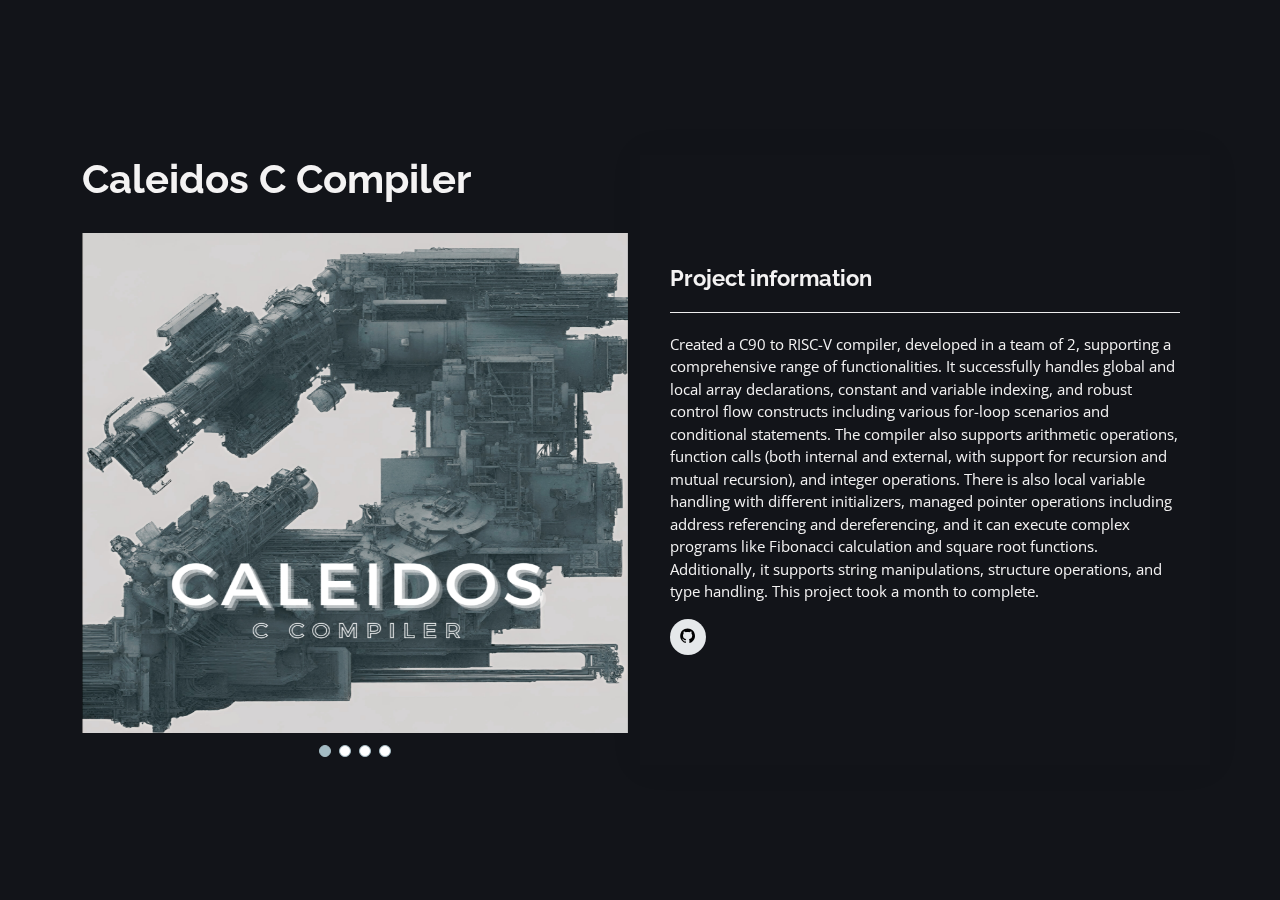
<file: assets/projects/Caleidos_Compiler.html>
<!DOCTYPE html>
<html lang="en">

<head>
  <meta charset="utf-8">
  <meta content="width=device-width, initial-scale=1.0" name="viewport">

  <title>Caleidos C Compiler</title>
  <meta content="" name="description">
  <meta content="" name="keywords">

  <!-- Favicons -->
  <link href="../../assets/img/profileIcon.png" rel="icon">
  <link href="../../assets/img/apple-touch-icon.png" rel="apple-touch-icon">

  <!-- Google Fonts -->
  <link href="https://fonts.googleapis.com/css?family=Open+Sans:300,300i,400,400i,600,600i,700,700i|Raleway:300,300i,400,400i,500,500i,600,600i,700,700i|Poppins:300,300i,400,400i,500,500i,600,600i,700,700i" rel="stylesheet">

  <!-- Vendor CSS Files -->
  <link href="../../assets/vendor/aos/aos.css" rel="stylesheet">
  <link href="../../assets/vendor/bootstrap/css/bootstrap.min.css" rel="stylesheet">
  <link href="../../assets/vendor/bootstrap-icons/bootstrap-icons.css" rel="stylesheet">
  <link href="../../assets/vendor/boxicons/css/boxicons.min.css" rel="stylesheet">
  <link href="../../assets/vendor/glightbox/css/glightbox.min.css" rel="stylesheet">
  <link href="../../assets/vendor/swiper/swiper-bundle.min.css" rel="stylesheet">

  <!-- Template Main CSS File -->
  <link href="../../assets/css/style.css" rel="stylesheet">  

</head>

<body style="background:var(--port)">

  <!-- ======= Mobile nav toggle button ======= -->
  <!--<i> class="bi bi-list mobile-nav-toggle d-xl-none"></i>-->

  <main id="main">

     <!-- ======= Portfolio Details ======= -->
     <div id="portfolio-details" class="portfolio-details">
      <div class="container">

        <div class="row">

          <div class="col-lg-6">
            <h2 class="portfolio-title">Caleidos C Compiler</h2>

            <div class="portfolio-details-slider swiper">
              <div class="swiper-wrapper align-items-center">

                <div class="swiper-slide">
                  <img src="../img/portfolio/Caleidos/caleidos_img1.png" alt="">
                </div>

                <div class="swiper-slide">
                  <img src="../img/portfolio/Caleidos/C90_Input.png" alt="">
                </div>

                <div class="swiper-slide">
                  <img src="../img/portfolio/Caleidos/AST_Visualisation.png" alt="">
                </div>

                <div class="swiper-slide">
                  <img src="../img/portfolio/Caleidos/RiscvOutput.png" alt="">
                </div>

              </div>
              <div class="swiper-pagination"></div>
            </div>
          </div>

          <div class="col-lg-6 portfolio-info">
            <h3>Project information</h3>
            <p>
              Created a C90 to RISC-V compiler, developed in a team of 2, supporting a comprehensive range of functionalities. It successfully handles global and local array declarations, constant and variable indexing, and robust control flow constructs including various for-loop scenarios and conditional statements. The compiler also supports arithmetic operations, function calls (both internal and external, with support for recursion and mutual recursion), and integer operations. There is also local variable handling with different initializers, managed pointer operations including address referencing and dereferencing, and it can execute complex programs like Fibonacci calculation and square root functions. Additionally, it supports string manipulations, structure operations, and type handling. This project took a month to complete.
            </p>
            
            <div class="social-links">
              <a href="https://github.com/Arc-Cloud/Caleidos_C_Compiler" class="github" target="_blank"><i class="bx bxl-github "></i></a>
            </div>
          </div>

        </div>

      </div>
    </div><!-- End Portfolio Details -->

  </main><!-- End #main -->

  <div id="preloader"></div>

  <!-- Vendor JS Files -->
  <script src="../../assets/vendor/purecounter/purecounter_vanilla.js"></script>
  <script src="../../assets/vendor/aos/aos.js"></script>
  <script src="../../assets/vendor/bootstrap/js/bootstrap.bundle.min.js"></script>
  <script src="../../assets/vendor/glightbox/js/glightbox.min.js"></script>
  <script src="../../assets/vendor/isotope-layout/isotope.pkgd.min.js"></script>
  <script src="../../assets/vendor/swiper/swiper-bundle.min.js"></script>
  <script src="../../assets/vendor/typed.js/typed.umd.js"></script>
  <script src="../../assets/vendor/waypoints/noframework.waypoints.js"></script>
  <script src="../../assets/vendor/php-email-form/validate.js"></script>

  <!-- Template Main JS File -->
  <script src="../../assets/js/main.js"></script>

</body>

</html>
</file>
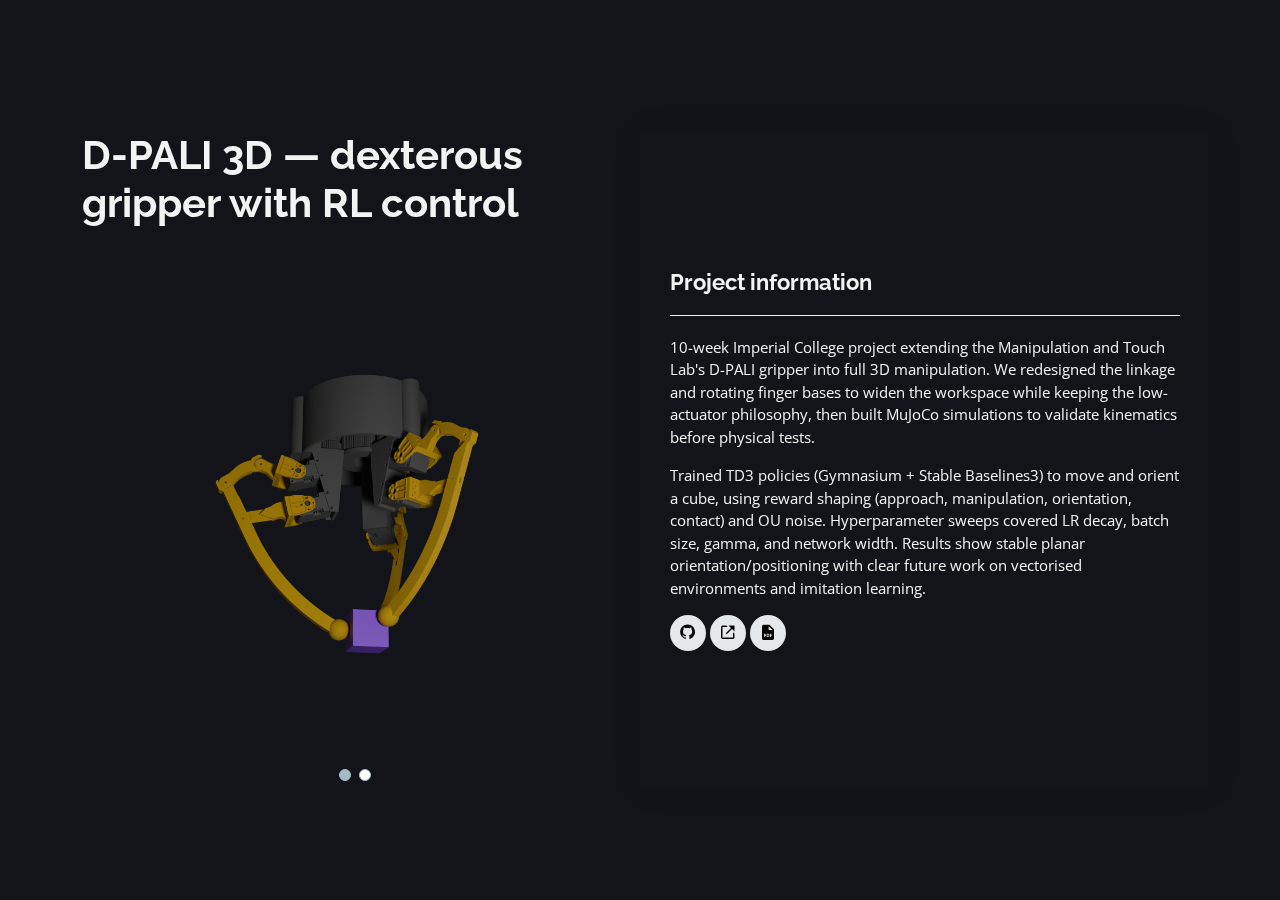
<file: assets/projects/D-Pali-3D.html>
<!DOCTYPE html>
<html lang="en">

<head>
  <meta charset="utf-8">
  <meta content="width=device-width, initial-scale=1.0" name="viewport">

  <title>D-PALI 3D</title>
  <meta content="D-PALI 3D dexterous gripper with RL control built at Imperial College London." name="description">
  <meta content="D-PALI, robotics, reinforcement learning, MuJoCo, TD3" name="keywords">

  <!-- Favicons -->
  <link href="../../assets/img/profileIcon.png" rel="icon">
  <link href="../../assets/img/apple-touch-icon.png" rel="apple-touch-icon">

  <!-- Google Fonts -->
  <link href="https://fonts.googleapis.com/css?family=Open+Sans:300,300i,400,400i,600,600i,700,700i|Raleway:300,300i,400,400i,500,500i,600,600i,700,700i|Poppins:300,300i,400,400i,500,500i,600,600i,700,700i" rel="stylesheet">

  <!-- Vendor CSS Files -->
  <link href="../../assets/vendor/aos/aos.css" rel="stylesheet">
  <link href="../../assets/vendor/bootstrap/css/bootstrap.min.css" rel="stylesheet">
  <link href="../../assets/vendor/bootstrap-icons/bootstrap-icons.css" rel="stylesheet">
  <link href="../../assets/vendor/boxicons/css/boxicons.min.css" rel="stylesheet">
  <link href="../../assets/vendor/glightbox/css/glightbox.min.css" rel="stylesheet">
  <link href="../../assets/vendor/swiper/swiper-bundle.min.css" rel="stylesheet">

  <!-- Template Main CSS File -->
  <link href="../../assets/css/style.css" rel="stylesheet">  

</head>

<body style="background:var(--port)">

  <main id="main">

     <!-- ======= Portfolio Details ======= -->
     <div id="portfolio-details" class="portfolio-details">
      <div class="container">

        <div class="row">

          <div class="col-lg-6">
            <h2 class="portfolio-title">D-PALI 3D &mdash; dexterous gripper with RL control</h2>

            <div class="portfolio-details-slider swiper">
              <div class="swiper-wrapper align-items-center">

                <div class="swiper-slide">
                  <img src="../img/portfolio/D-Pali-3D/D-Pali_Gripper.png" alt="D-PALI 3D gripper CAD">
                </div>

                <div class="swiper-slide">
                  <img src="../img/portfolio/D-Pali-3D/GripperInAction.png" alt="D-PALI 3D gripper in action">
                </div>

              </div>
              <div class="swiper-pagination"></div>
            </div>
          </div>

          <div class="col-lg-6 portfolio-info">
            <h3>Project information</h3>
            <p>
              10-week Imperial College project extending the Manipulation and Touch Lab's D-PALI gripper into full 3D manipulation. We redesigned the linkage and rotating finger bases to widen the workspace while keeping the low-actuator philosophy, then built MuJoCo simulations to validate kinematics before physical tests.
            </p>
            <p>
              Trained TD3 policies (Gymnasium + Stable Baselines3) to move and orient a cube, using reward shaping (approach, manipulation, orientation, contact) and OU noise. Hyperparameter sweeps covered LR decay, batch size, gamma, and network width. Results show stable planar orientation/positioning with clear future work on vectorised environments and imitation learning.
            </p>
            
            <div class="social-links">
              <a href="https://github.com/Maximilian-Adam/D-PALI/tree/main" class="github" target="_blank"><i class="bx bxl-github "></i></a>
              <a href="https://www.youtube.com/watch?v=75graQ1XKI4" class="link-external" target="_blank"><i class="bx bx-link-external"></i></a>
              <a href="../pdfs/D_Pali_Report.pdf" class="pdf" target="_blank"><i class="bx bxs-file-pdf" ></i></a>
            </div>
          </div>

        </div>

      </div>
    </div><!-- End Portfolio Details -->

  </main><!-- End #main -->

  <div id="preloader"></div>

  <!-- Vendor JS Files -->
  <script src="../../assets/vendor/purecounter/purecounter_vanilla.js"></script>
  <script src="../../assets/vendor/aos/aos.js"></script>
  <script src="../../assets/vendor/bootstrap/js/bootstrap.bundle.min.js"></script>
  <script src="../../assets/vendor/glightbox/js/glightbox.min.js"></script>
  <script src="../../assets/vendor/isotope-layout/isotope.pkgd.min.js"></script>
  <script src="../../assets/vendor/swiper/swiper-bundle.min.js"></script>
  <script src="../../assets/vendor/typed.js/typed.umd.js"></script>
  <script src="../../assets/vendor/waypoints/noframework.waypoints.js"></script>
  <script src="../../assets/vendor/php-email-form/validate.js"></script>

  <!-- Template Main JS File -->
  <script src="../../assets/js/main.js"></script>

</body>

</html>
</file>
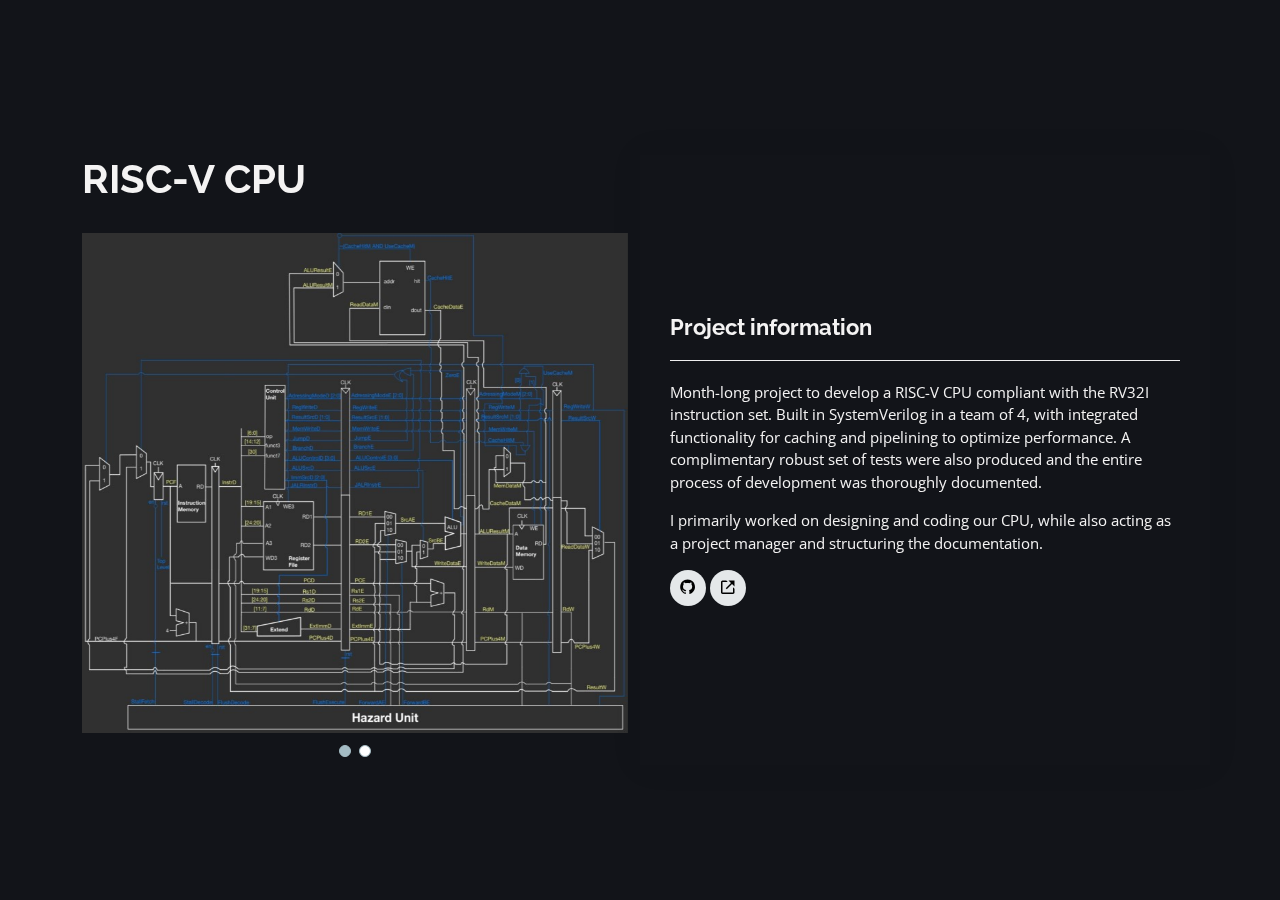
<file: assets/projects/RISCV_CPU.html>
<!DOCTYPE html>
<html lang="en">

<head>
  <meta charset="utf-8">
  <meta content="width=device-width, initial-scale=1.0" name="viewport">

  <title>Caleidos C Compiler</title>
  <meta content="" name="description">
  <meta content="" name="keywords">

  <!-- Favicons -->
  <link href="../../assets/img/profileIcon.png" rel="icon">
  <link href="../../assets/img/apple-touch-icon.png" rel="apple-touch-icon">

  <!-- Google Fonts -->
  <link href="https://fonts.googleapis.com/css?family=Open+Sans:300,300i,400,400i,600,600i,700,700i|Raleway:300,300i,400,400i,500,500i,600,600i,700,700i|Poppins:300,300i,400,400i,500,500i,600,600i,700,700i" rel="stylesheet">

  <!-- Vendor CSS Files -->
  <link href="../../assets/vendor/aos/aos.css" rel="stylesheet">
  <link href="../../assets/vendor/bootstrap/css/bootstrap.min.css" rel="stylesheet">
  <link href="../../assets/vendor/bootstrap-icons/bootstrap-icons.css" rel="stylesheet">
  <link href="../../assets/vendor/boxicons/css/boxicons.min.css" rel="stylesheet">
  <link href="../../assets/vendor/glightbox/css/glightbox.min.css" rel="stylesheet">
  <link href="../../assets/vendor/swiper/swiper-bundle.min.css" rel="stylesheet">

  <!-- Template Main CSS File -->
  <link href="../../assets/css/style.css" rel="stylesheet">  

</head>

<body style="background:var(--port)">

  <!-- ======= Mobile nav toggle button ======= -->
  <!--<i> class="bi bi-list mobile-nav-toggle d-xl-none"></i>-->

  <main id="main"> 

     <!-- ======= Portfolio Details ======= -->
     <div id="portfolio-details" class="portfolio-details">
      <div class="container">

        <div class="row">

          <div class="col-lg-6">
            <h2 class="portfolio-title">RISC-V CPU</h2>

            <div class="portfolio-details-slider swiper">
              <div class="swiper-wrapper align-items-center">

                <div class="swiper-slide">
                  <img src="../img/portfolio/RISC-V_CPU/CPU_img1.jpeg" alt="">
                </div>

                <div class="swiper-slide">
                  <img src="../img/portfolio/RISC-V_CPU/InstructionTypes.png" alt="">
                </div>

                
              </div>
              <div class="swiper-pagination"></div>
            </div>
          </div>

          <div class="col-lg-6 portfolio-info">
            <h3>Project information</h3>
            <p>
              Month-long project to develop a RISC-V CPU compliant with the RV32I instruction set. Built in SystemVerilog in a team of 4, with integrated functionality for caching and pipelining to optimize performance. A complimentary robust set of tests were also produced and the entire process of development was thoroughly documented.  
            </p>
            <p>
              I primarily worked on designing and coding our CPU, while also acting as a project manager and structuring the documentation.
            </p>
            
            <div class="social-links">
              <a href="https://github.com/Arc-Cloud/Team04-RISCV-Proj" class="github" target="_blank"><i class="bx bxl-github "></i></a>
              <a href="https://github.com/EIE2-IAC-Labs/Project_Brief/tree/main" class="link-external" target="_blank"><i class="bx bx-link-external"></i></a>
            </div>
          </div>

        </div>

      </div>
    </div><!-- End Portfolio Details -->

  </main><!-- End #main -->

  <div id="preloader"></div>

  <!-- Vendor JS Files -->
  <script src="../../assets/vendor/purecounter/purecounter_vanilla.js"></script>
  <script src="../../assets/vendor/aos/aos.js"></script>
  <script src="../../assets/vendor/bootstrap/js/bootstrap.bundle.min.js"></script>
  <script src="../../assets/vendor/glightbox/js/glightbox.min.js"></script>
  <script src="../../assets/vendor/isotope-layout/isotope.pkgd.min.js"></script>
  <script src="../../assets/vendor/swiper/swiper-bundle.min.js"></script>
  <script src="../../assets/vendor/typed.js/typed.umd.js"></script>
  <script src="../../assets/vendor/waypoints/noframework.waypoints.js"></script>
  <script src="../../assets/vendor/php-email-form/validate.js"></script>

  <!-- Template Main JS File -->
  <script src="../../assets/js/main.js"></script>

</body>

</html>
</file>
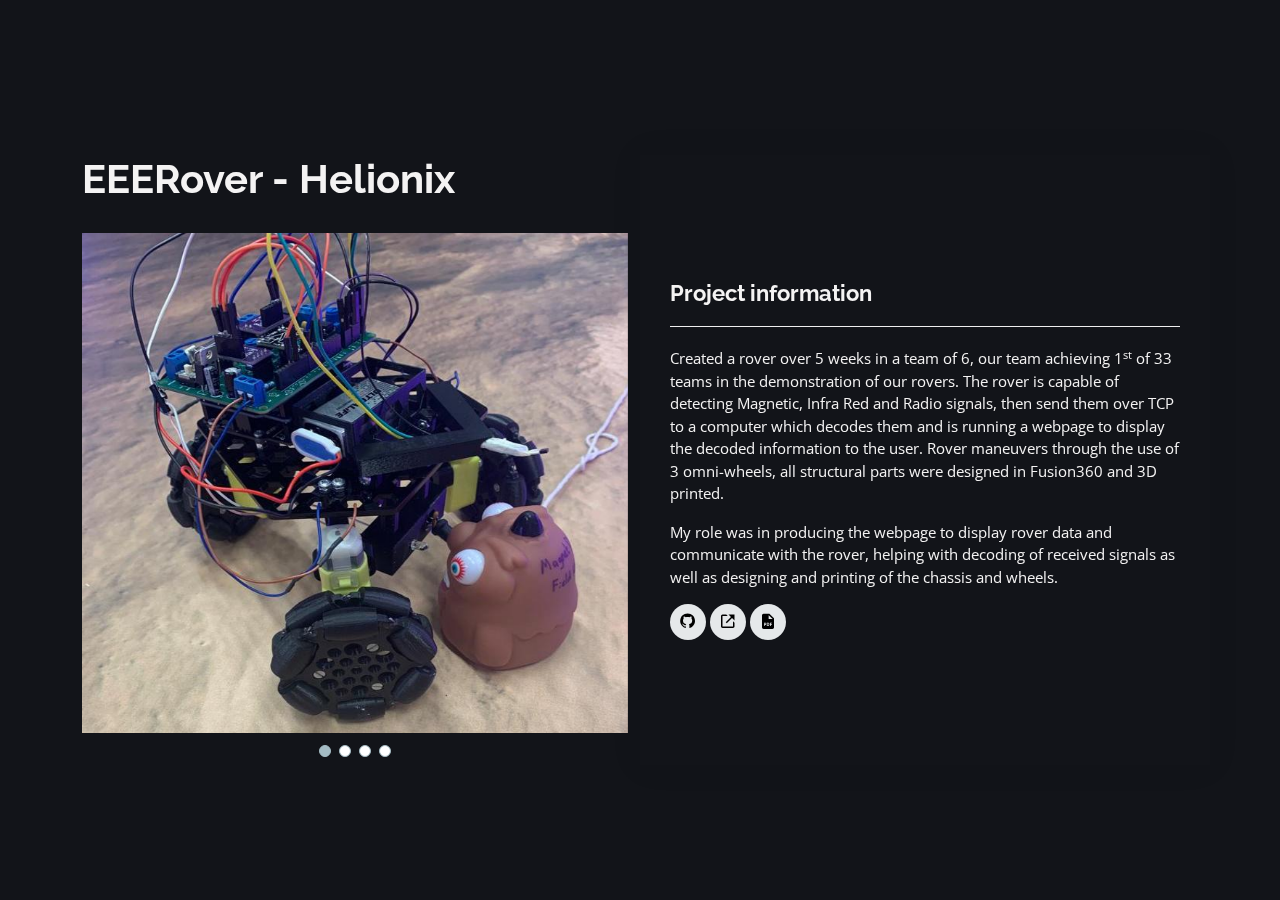
<file: assets/projects/rover.html>
<!DOCTYPE html>
<html lang="en">

<head>
  <meta charset="utf-8">
  <meta content="width=device-width, initial-scale=1.0" name="viewport">

  <title>Caleidos C Compiler</title>
  <meta content="" name="description">
  <meta content="" name="keywords">

  <!-- Favicons -->
  <link href="../../assets/img/profileIcon.png" rel="icon">
  <link href="../../assets/img/apple-touch-icon.png" rel="apple-touch-icon">

  <!-- Google Fonts -->
  <link href="https://fonts.googleapis.com/css?family=Open+Sans:300,300i,400,400i,600,600i,700,700i|Raleway:300,300i,400,400i,500,500i,600,600i,700,700i|Poppins:300,300i,400,400i,500,500i,600,600i,700,700i" rel="stylesheet">

  <!-- Vendor CSS Files -->
  <link href="../../assets/vendor/aos/aos.css" rel="stylesheet">
  <link href="../../assets/vendor/bootstrap/css/bootstrap.min.css" rel="stylesheet">
  <link href="../../assets/vendor/bootstrap-icons/bootstrap-icons.css" rel="stylesheet">
  <link href="../../assets/vendor/boxicons/css/boxicons.min.css" rel="stylesheet">
  <link href="../../assets/vendor/glightbox/css/glightbox.min.css" rel="stylesheet">
  <link href="../../assets/vendor/swiper/swiper-bundle.min.css" rel="stylesheet">

  <!-- Template Main CSS File -->
  <link href="../../assets/css/style.css" rel="stylesheet">  

</head>

<body style="background:var(--port)">

  <!-- ======= Mobile nav toggle button ======= -->
  <!--<i> class="bi bi-list mobile-nav-toggle d-xl-none"></i>-->

  <main id="main">

     <!-- ======= Portfolio Details ======= -->
     <div id="portfolio-details" class="portfolio-details">
      <div class="container">

        <div class="row">

          <div class="col-lg-6">
            <h2 class="portfolio-title">EEERover - Helionix</h2>

            <div class="portfolio-details-slider swiper">
              <div class="swiper-wrapper align-items-center">

                <div class="swiper-slide">
                  <img src="../img/portfolio/EEERover/browntest.jpeg" alt="">
                </div>

                <div class="swiper-slide">
                  <img src="../img/portfolio/EEERover/finalBoardPCB.png" alt="">
                </div>

                <div class="swiper-slide">
                    <img src="../img/portfolio/EEERover/finalBoardFront.png" alt="">
                  </div>

                <div class="swiper-slide">
                    <img src="../img/portfolio/EEERover/websitefinal.png" alt="">
                  </div>

              </div>
              <div class="swiper-pagination"></div>
            </div>
          </div>

          <div class="col-lg-6 portfolio-info">
            <h3>Project information</h3>
            <p>
                Created a rover over 5 weeks in a team of 6, our team achieving 1<sup>st</sup> of 33 teams in the demonstration of our rovers. The rover is capable of detecting Magnetic, Infra Red and Radio signals, then send them over TCP to a computer which decodes them and is running a webpage to display the decoded information to the user. Rover maneuvers through the use of 3 omni-wheels, all structural parts were designed in Fusion360 and 3D printed.
            </p>
            <p>
                My role was in producing the webpage to display rover data and communicate with the rover, helping with decoding of received signals as well as designing and printing of the chassis and wheels.
            </p>
            
            <div class="social-links">
              <a href="https://github.com/rolandocharles/Helionix-EEERover" class="github" target="_blank"><i class="bx bxl-github "></i></a>
              <a href="https://www.youtube.com/watch?v=blKifrdD434" class="link-external" target="_blank"><i class="bx bx-link-external"></i></a>
              <a href="../pdfs/Rover_Report.pdf" class="pdf" target="_blank"><i class="bx bxs-file-pdf" ></i></a>
            </div>
          </div>

        </div>

      </div>
    </div><!-- End Portfolio Details -->

  </main><!-- End #main -->

  <div id="preloader"></div>

  <!-- Vendor JS Files -->
  <script src="../../assets/vendor/purecounter/purecounter_vanilla.js"></script>
  <script src="../../assets/vendor/aos/aos.js"></script>
  <script src="../../assets/vendor/bootstrap/js/bootstrap.bundle.min.js"></script>
  <script src="../../assets/vendor/glightbox/js/glightbox.min.js"></script>
  <script src="../../assets/vendor/isotope-layout/isotope.pkgd.min.js"></script>
  <script src="../../assets/vendor/swiper/swiper-bundle.min.js"></script>
  <script src="../../assets/vendor/typed.js/typed.umd.js"></script>
  <script src="../../assets/vendor/waypoints/noframework.waypoints.js"></script>
  <script src="../../assets/vendor/php-email-form/validate.js"></script>

  <!-- Template Main JS File -->
  <script src="../../assets/js/main.js"></script>

</body>

</html>
</file>
<file: assets/css/style.css>
/**
* Template Name: iPortfolio - v3.7.0
* Template URL: https://bootstrapmade.com/iportfolio-bootstrap-portfolio-websites-template/
* Author: BootstrapMade.com
* License: https://bootstrapmade.com/license/
*/

/*--------------------------------------------------------------
# General
--------------------------------------------------------------*/
:root{
  --background-primary: #f4f3f3; /* Off White, for primary backgrounds */
  --background-alt: #d9e0e2; /* Light Gray, for alternative background sections */
  --text-primary: #1f222b; /* Dark Slate Gray, for primary text */
  --text-accent: #8f9294; /* Gray Nickel, for accent text and perhaps headings */
  --primary: #a4bcc4; /* Cadet Gray, as the primary brand color for elements */
  --primary-light: #b0c2ca; /* A slightly lighter shade of the Cadet Gray for hover states */
  --primary-lightest: #bcd8df; /* The lightest variant of Cadet Gray for backgrounds or borders */
  --primary-dark: #8499a1; /* A darker shade of Cadet Gray for active states or emphasis */
  --primary-darkest: #6e848c; /* The darkest shade of Cadet Gray for text or perhaps buttons */
  --section-bg: #a4bcc480; /* Cadet Gray with some opacity for section backgrounds */
  --text-primary-light: #f4f3f3; /* Off White, for text on dark backgrounds */
  --background-dark: #1f222b95; /* Dark Slate Gray, for dark theme backgrounds */
  --background-lightest: #e5e8ea; /* A very light gray, slightly lighter than --background-alt */
  --form-focus: #b0c2ca; /* Lighter Cadet Gray for form focus states */
  --portfolio-bg: #a4bcc47f; /* Cadet Gray with opacity for portfolio backgrounds */
  --hero-bg: #1f222ba1; /* Dark Slate Gray with opacity for hero sections or overlays */
  --port: #000000;
}

body {
  font-family: "Open Sans", sans-serif;
  color: var(--text-primary-light);
  background-color: var(--background-dark);
  background: url("../img/hero-bg.jpeg") top center;
  background-attachment: fixed;
  background-size: cover;
}

a {
  color: var(--primary);
  text-decoration: none;
}

a:hover {
  color: var(--primary-light);
  text-decoration: none;
}

h1, h2, h3, h4, h5, h6 {
  font-family: "Raleway", sans-serif;
}

/*--------------------------------------------------------------
# Back to top button
--------------------------------------------------------------*/
.back-to-top {
  position: fixed;
  visibility: hidden;
  opacity: 0;
  right: 15px;
  bottom: 15px;
  z-index: 996;
  background: var(--primary);
  width: 40px;
  height: 40px;
  border-radius: 50px;
  transition: all 0.4s;
}
.back-to-top i {
  font-size: 28px;
  color: #fff;
  line-height: 0;
}
.back-to-top:hover {
  background: var(--primary-light);
  color: #fff;
}
.back-to-top.active {
  visibility: visible;
  opacity: 1;
}

/*--------------------------------------------------------------
# Header
--------------------------------------------------------------*/
#header {
  position: fixed;
  top: 0;
  left: 0;
  bottom: 0;
  width: 300px;
  transition: all ease-in-out 0.5s;
  z-index: 9997;
  transition: all 0.5s;
  padding: 0 15px;
  background: #040b14;
  overflow-y: auto;
}
#header .profile img {
  margin: 15px auto;
  display: block;
  width: 120px;
  border: 8px solid #2c2f3f;
}
#header .profile h1 {
  font-size: 24px;
  margin: 0;
  padding: 0;
  font-weight: 600;
  -moz-text-align-last: center;
  text-align-last: center;
  font-family: "Poppins", sans-serif;
}
#header .profile h1 a, #header .profile h1 a:hover {
  color: #fff;
  text-decoration: none;
}
#header .profile .social-links a {
  font-size: 18px;
  display: inline-block;
  background: #212431;
  color: #fff;
  line-height: 1;
  padding: 8px 0;
  margin-right: 4px;
  border-radius: 50%;
  text-align: center;
  width: 36px;
  height: 36px;
  transition: 0.3s;
}
#header .profile .social-links a:hover {
  background: var(--primary);
  color: #fff;
  text-decoration: none;
}

#main {
  margin-left: 300px;
}

@media (max-width: 1199px) {
  #header {
    left: -300px;
  }

  #main {
    margin-left: 0;
  }
}
/*--------------------------------------------------------------
# Navigation Menu
--------------------------------------------------------------*/
/* Desktop Navigation */
.nav-menu {
  padding: 30px 0 0 0;
}
.nav-menu * {
  margin: 0;
  padding: 0;
  list-style: none;
}
.nav-menu > ul > li {
  position: relative;
  white-space: nowrap;
}
.nav-menu a, .nav-menu a:focus {
  display: flex;
  align-items: center;
  color: #a8a9b4;
  padding: 12px 15px;
  margin-bottom: 8px;
  transition: 0.3s;
  font-size: 15px;
}
.nav-menu a i, .nav-menu a:focus i {
  font-size: 24px;
  padding-right: 8px;
  color: #6f7180;
}
.nav-menu a:hover, .nav-menu .active, .nav-menu .active:focus, .nav-menu li:hover > a {
  text-decoration: none;
  color: #fff;
}
.nav-menu a:hover i, .nav-menu .active i, .nav-menu .active:focus i, .nav-menu li:hover > a i {
  color: var(--primary);
}

/* Mobile Navigation */
.mobile-nav-toggle {
  position: fixed;
  right: 15px;
  top: 15px;
  z-index: 9998;
  border: 0;
  font-size: 24px;
  transition: all 0.4s;
  outline: none !important;
  background-color: var(--primary);
  color: #fff;
  width: 40px;
  height: 40px;
  display: inline-flex;
  align-items: center;
  justify-content: center;
  line-height: 0;
  border-radius: 50px;
  cursor: pointer;
}

.mobile-nav-active {
  overflow: hidden;
}
.mobile-nav-active #header {
  left: 0;
}

/*--------------------------------------------------------------
# Hero Section
--------------------------------------------------------------*/
#hero {
  width: 100%;
  height: 100vh;
}
#hero:before {
  content: "";
  background: rgba(5, 13, 24, 0.3);
  position: absolute;
  bottom: 0;
  top: 0;
  left: 0;
  right: 0;
  z-index: 1;
}
#hero .hero-container {
  position: relative;
  z-index: 2;
  min-width: 300px;
  background-color: var(--hero-bg);
  padding: 20px;
  border-radius: 5px;
  
}
#hero h1 {
  margin: 0 0 10px 0;
  font-size: 64px;
  font-weight: 700;
  line-height: 56px;
  color: #fff;
}
#hero p {
  color: #fff;
  margin-bottom: 0px;
  font-size: 26px;
  font-family: "Poppins", sans-serif;
}
#hero p span {
  color: #fff;
  padding-bottom: 4px;
  letter-spacing: 1px;
  border-bottom: 3px solid var(--primary);
}
@media (min-width: 1024px) {
  #hero {
    background-attachment: fixed;
  }
}
@media (max-width: 768px) {
  #hero h1 {
    font-size: 28px;
    line-height: 36px;
  }
  #hero h2 {
    font-size: 18px;
    line-height: 24px;
    margin-bottom: 30px;
  }
}

/*--------------------------------------------------------------
# Sections General
--------------------------------------------------------------*/
section {
  padding: 60px 0;
  overflow: hidden;
}

.section-bg {
  background: var(--section-bg);
}
.section-bg-dark{
  background: var(--background-dark);
}
.section-title {
  padding-bottom: 30px;
}
.section-title h2 {
  font-size: 32px;
  font-weight: bold;
  margin-bottom: 20px;
  padding-bottom: 20px;
  position: relative;
  color: var(--primary-lightest);
}
.section-title h2::after {
  content: "";
  position: absolute;
  display: block;
  width: 50px;
  height: 3px;
  background: var(--primary);
  bottom: 0;
  left: 0;
}
.section-title p {
  margin-bottom: 0;
}

/*--------------------------------------------------------------
# About
--------------------------------------------------------------*/
.about .content h3 {
  font-weight: 700;
  font-size: 26px;
  color: var(--primary-light);
}
.about .content ul {
  list-style: none;
  padding: 0;
}
.about .content ul li {
  margin-bottom: 20px;
  display: flex;
  align-items: center;
}
.about .content ul strong {
  margin-right: 10px;
}
.about .content ul i {
  font-size: 16px;
  margin-right: 5px;
  color: var(--primary);
  line-height: 0;
}
.about .content p:last-child {
  margin-bottom: 0;
}

/*--------------------------------------------------------------
# Facts
--------------------------------------------------------------*/
.facts {
  padding-bottom: 30px;
}
.facts .count-box {
  padding: 30px;
  width: 100%;
}
.facts .count-box i {
  display: block;
  font-size: 44px;
  color: var(--primary);
  float: left;
  line-height: 0;
}
.facts .count-box span {
  font-size: 48px;
  line-height: 40px;
  display: block;
  font-weight: 700;
  color: var(--text-accent);
  margin-left: 60px;
}
.facts .count-box p {
  padding: 15px 0 0 0;
  margin: 0 0 0 60px;
  font-family: "Raleway", sans-serif;
  font-size: 14px;
  color: var(--primary-darkest);
}
.facts .count-box a {
  font-weight: 600;
  display: block;
  margin-top: 20px;
  color: var(--primary-darkest);
  font-size: 15px;
  font-family: "Poppins", sans-serif;
  transition: ease-in-out 0.3s;
}
.facts .count-box a:hover {
  color: var(--primary-dark);
}

/*--------------------------------------------------------------
# Skills
--------------------------------------------------------------*/
.skills .progress {
  height: 60px;
  display: block;
  background: none;
  border-radius: 0;
}
.skills .progress .skill {
  padding: 0;
  margin: 0 0 6px 0;
  text-transform: uppercase;
  display: block;
  font-weight: 600;
  font-family: "Poppins", sans-serif;
  color: var(--text-primary-light);
}
.skills .progress .skill .val {
  float: right;
  font-style: normal;
}
.skills .progress-bar-wrap {
  background: var(--background-dark);
  height: 10px;
}
.skills .progress-bar {
  width: 1px;
  height: 10px;
  transition: 0.9s;
  background-color: var(--primary);
}

/*--------------------------------------------------------------
# Resume
--------------------------------------------------------------*/
.resume .resume-title {
  font-size: 26px;
  font-weight: 700;
  margin-top: 20px;
  margin-bottom: 20px;
  color: var(--text-primary-light);
}
.resume .resume-item {
  padding: 0 0 0 20px;
  margin-top: -2px;
  border-left: 2px solid var(--primary-dark);
  position: relative;
}
.resume .resume-item h4 {
  line-height: 18px;
  font-size: 18px;
  font-weight: 600;
  text-transform: uppercase;
  font-family: "Poppins", sans-serif;
  color: var(--primary-light);
  margin-bottom: 10px;
}
.resume .resume-item h5 {
  font-size: 16px;
  background: var(--text-accent);
  padding: 5px 15px;
  display: inline-block;
  font-weight: 600;
  margin-bottom: 10px;
}
.resume .resume-item ul {
  padding-left: 20px;
}
.resume .resume-item ul li {
  padding-bottom: 10px;
}
.resume .resume-item:last-child {
  padding-bottom: 0;
}
.resume .resume-item::before {
  content: "";
  position: absolute;
  width: 16px;
  height: 16px;
  border-radius: 50px;
  left: -9px;
  top: 0;
  background: var(--primary-light);
  border: 2px solid var(--primary-dark);
}
.resume .resume-item ul li ul {
  margin-top: 5px;
}
.resume .resume-item ul li ul li{
  margin: 0;
  padding-bottom: 5px;
}


/*--------------------------------------------------------------
# Portfolio
--------------------------------------------------------------*/
.portfolio .portfolio-item {
  margin-bottom: 30px;
}
.portfolio #portfolio-flters {
  padding: 0;
  margin: 0 auto 35px auto;
  list-style: none;
  text-align: center;
  background: var(--background-dark);
  border-radius: 50px;
  padding: 2px 15px;
}
.portfolio #portfolio-flters li {
  cursor: pointer;
  display: inline-block;
  padding: 10px 15px 8px 15px;
  font-size: 14px;
  font-weight: 600;
  line-height: 1;
  text-transform: uppercase;
  color: var(--text-primary-light);
  margin-bottom: 5px;
  transition: all 0.3s ease-in-out;
}
.portfolio #portfolio-flters li:hover, .portfolio #portfolio-flters li.filter-active {
  color: var(--primary);
}
.portfolio #portfolio-flters li:last-child {
  margin-right: 0;
}
.portfolio .portfolio-wrap {
  transition: 0.3s;
  position: relative;
  overflow: hidden;
  z-index: 1;
  background-color: var(--background-dark);
  display: flex;
  align-items: center;
  padding: 10px;
  border-radius: 0.25rem;
}
.portfolio .portfolio-wrap::before {
  content: "";
  background: var(--portfolio-bg);
  position: absolute;
  left: 0;
  right: 0;
  top: 0;
  bottom: 0;
  transition: all ease-in-out 0.3s;
  z-index: 2;
  opacity: 0;
}
.portfolio .portfolio-wrap img {
  border-radius: 0.25rem;
}
.portfolio .portfolio-wrap .portfolio-links {
  opacity: 1;
  left: 0;
  right: 0;
  bottom: -60px;
  z-index: 3;
  position: absolute;
  transition: all ease-in-out 0.3s;
  display: flex;
  justify-content: center;
}
.portfolio .portfolio-wrap .portfolio-links a {
  color: #fff;
  font-size: 28px;
  text-align: center;
  background: rgba(20, 157, 221, 0.75);
  transition: 0.3s;
  width: 50%;
}

.portfolio .portfolio-wrap .portfolio-links a:hover {
  background: rgba(20, 157, 221, 0.95);
}
.portfolio .portfolio-wrap .portfolio-links a + a {
  border-left: 1px solid var(--primary-light);
}
.portfolio .portfolio-wrap:hover::before {
  top: 0;
  left: 0;
  right: 0;
  bottom: 0;
  opacity: 1;
}
.portfolio .portfolio-wrap:hover .portfolio-links {
  opacity: 1;
  bottom: 0;
}
.portfolio h4, .portfolio p{
  color: var(--text-primary-light);
  padding: 5px;
}
.portfolio h4 {
  font-size: 30px;
}
.portfolio h5 {
  color: var(--primary);
  font-size: 16px;
  padding: 5px;
  text-align: right;
  margin-top: 0px;
  margin-bottom: 0px;
}
.portfolio h6 {
  font-size: 16px;
  background: var(--text-accent);
  padding: 5px 15px;
  display: inline-block;
  font-weight: 600;
  margin-bottom: 10px;
  color: var(--text-primary-light);
}
.portfolio .portfolio-wrap li {
  display: block;
  border-radius: 10px;
  background-color: var(--primary-darkest);
  padding: 5px 15px;
  margin-right: 10px;
  margin-bottom: 5px;
  float: left
}
.portfolio .portfolio-wrap ul {
  list-style: none;
  padding-left: 0;
  color: var(--text-primary-light);
  overflow: hidden,
}
.portfolio img {
  margin-bottom: 10px;

}

/*--------------------------------------------------------------
# Portfolio Details
--------------------------------------------------------------*/
.portfolio-details {
  padding-top: 40px;
  background: var(--background-dark);
  position: fixed;
  left: 0;
  right: 0;
  top: 0;
  bottom: 0;
  overflow-y: auto;
  font-size: 0;
  display: flex;
  flex-direction: column;
  justify-content: center;
}
.portfolio-details .container {
  padding-top: 20px;
  padding-bottom: 40px;
}
.portfolio-details .portfolio-title {
  font-size: 40px;
  font-weight: 700;
  margin-bottom: 30px;
}

.portfolio-details .portfolio-info {
  padding-top: 45px;
  display:flex; flex-direction: column; justify-content: center;
}
.portfolio-details .portfolio-info h3 {
  font-size: 22px;
  font-weight: 400;
  margin-bottom: 0px;
}
.portfolio-details .portfolio-info ul {
  padding: 0;
  font-size: 15px;
  padding-left: 1rem;
}

.portfolio-details .portfolio-info p {
  font-size: 15px;
  padding: 0px 0 0 0;
}
@media (max-width: 992px) {
  .portfolio-details .portfolio-info {
    padding-top: 20px;
  }
}
.portfolio-details .swiper-pagination {
  margin-top: 20px;
  position: relative;
}
.portfolio-details .swiper-pagination .swiper-pagination-bullet {
  width: 12px;
  height: 12px;
  opacity: 1;
  background-color: rgba(255, 255, 255, 0.3);
}
.portfolio-details .swiper-pagination .swiper-pagination-bullet-active {
  background-color: #18d26e;
}
.portfolio-details .portfolio-details-slider img {
  width: 100%;
  max-height: 500px;
  /*max-width: 800px;
  max-height: 500px;
  width: auto; 
  height: auto; */
}
.portfolio-details .portfolio-details-slider .swiper-pagination {
  margin-top: 20px;
  position: relative;
}
.portfolio-details .portfolio-details-slider .swiper-pagination .swiper-pagination-bullet {
  width: 12px;
  height: 12px;
  background-color: #fff;
  opacity: 1;
  border: 1px solid var(--primary);
}
.portfolio-details .portfolio-details-slider .swiper-pagination .swiper-pagination-bullet-active {
  background-color: var(--primary);
}
.portfolio-details .portfolio-info {
  padding: 30px;
  box-shadow: 0px 0 30px rgba(5, 13, 24, 0.08);
}
.portfolio-details .portfolio-info h3 {
  font-size: 22px;
  font-weight: 700;
  margin-bottom: 20px;
  padding-bottom: 20px;
  border-bottom: 1px solid #eee;
}
.portfolio-details .portfolio-description {
  padding-top: 30px;
}
.portfolio-details .portfolio-description h2 {
  font-size: 26px;
  font-weight: 700;
  margin-bottom: 20px;
}
.portfolio-details .social-links a {
  font-size: 18px;
  display: inline-block;
  background: var(--background-lightest);
  color: #000;
  line-height: 1;
  padding: 8px 0;
  margin-right: 4px;
  border-radius: 50%;
  text-align: center;
  width: 36px;
  height: 36px;
  transition: 0.3s;
}

.portfolio-details .social-links a:hover {
  background: var(--primary);
  color: #fff;
  text-decoration: none;
}

/*--------------------------------------------------------------
# Services
--------------------------------------------------------------*/
.services .icon-box {
  margin-bottom: 20px;
}
.services .icon {
  float: left;
  display: flex;
  align-items: center;
  justify-content: center;
  width: 54px;
  height: 54px;
  background: var(--primary);
  border-radius: 50%;
  transition: 0.5s;
  border: 1px solid var(--primary);
}
.services .icon i {
  color: #fff;
  font-size: 24px;
  line-height: 0;
}
.services .icon-box:hover .icon {
  background: var(--background-lightest);
  border: none;
}
.services .icon-box:hover .icon i {
  color: var(--primary);
}
.services .title {
  margin-left: 80px;
  font-weight: 700;
  margin-bottom: 15px;
  font-size: 18px;
}
.services .title a {
  color: var(--primary-lightest);
}
.services .title a:hover {
  color: var(--primary);
}
.services .description {
  margin-left: 80px;
  line-height: 24px;
  font-size: 14px;
}

/*--------------------------------------------------------------
# Testimonials
--------------------------------------------------------------*/
.testimonials .testimonials-carousel, .testimonials .testimonials-slider {
  overflow: hidden;
}
.testimonials .testimonial-item {
  box-sizing: content-box;
  text-align: center;
  min-height: 320px;
}
.testimonials .testimonial-item .testimonial-img {
  width: 90px;
  border-radius: 50%;
  margin: 0 auto;
}
.testimonials .testimonial-item h3 {
  font-size: 18px;
  font-weight: bold;
  margin: 10px 0 5px 0;
  color: var(--text-primary-light);
}
.testimonials .testimonial-item h4 {
  font-size: 14px;
  color: #999;
  margin: 0;
}
.testimonials .testimonial-item .quote-icon-left, .testimonials .testimonial-item .quote-icon-right {
  color: #c3e8fa;
  font-size: 26px;
}
.testimonials .testimonial-item .quote-icon-left {
  display: inline-block;
  left: -5px;
  position: relative;
}
.testimonials .testimonial-item .quote-icon-right {
  display: inline-block;
  right: -5px;
  position: relative;
  top: 10px;
}
.testimonials .testimonial-item p {
  font-style: italic;
  margin: 0 15px 15px 15px;
  padding: 20px;
  background: var(--background-dark);
  position: relative;
  margin-bottom: 35px;
  border-radius: 6px;
  box-shadow: 0px 2px 15px rgba(0, 0, 0, 0.1);
}
.testimonials .testimonial-item p::after {
  content: "";
  width: 0;
  height: 0;
  border-top: 20px solid var(--background-dark);
  border-right: 20px solid transparent;
  border-left: 20px solid transparent;
  position: absolute;
  bottom: -20px;
  left: calc(50% - 20px);
}
.testimonials .swiper-pagination {
  margin-top: 20px;
  position: relative;
}
.testimonials .swiper-pagination .swiper-pagination-bullet {
  width: 12px;
  height: 12px;
  background-color: var(--background-primary);
  opacity: 1;
  border: 1px solid var(--primary);
}
.testimonials .swiper-pagination .swiper-pagination-bullet-active {
  background-color: var(--primary);
}
.testimonials .swiper-wrapper {
  display: flex;
  flex-direction: row;
  align-items: center;
}

/*--------------------------------------------------------------
# Contact
--------------------------------------------------------------*/
.contact {
  padding-bottom: 130px;
}
.contact .info {
  padding: 30px;
  background: var(--section-bg);
  width: 100%;
  box-shadow: 0 0 24px 0 rgba(0, 0, 0, 0.12);
}
.contact .info i {
  font-size: 20px;
  color: var(--primary);
  float: left;
  width: 44px;
  height: 44px;
  background: var(--background-lightest);
  display: flex;
  justify-content: center;
  align-items: center;
  border-radius: 50px;
  transition: all 0.3s ease-in-out;
}
.contact .info h4 {
  padding: 0 0 0 60px;
  font-size: 22px;
  font-weight: 600;
  margin-bottom: 5px;
  color: var(--text-primary-light);
}
.contact .info p {
  padding: 0 0 10px 60px;
  margin-bottom: 20px;
  font-size: 14px;
  color: var(--primary-lightest);
}
.contact .info .email p {
  padding-top: 5px;
}
.contact .info .social-links {
  padding-left: 60px;
}
.contact .info .social-links a {
  font-size: 18px;
  display: inline-block;
  background: #333;
  color: #fff;
  line-height: 1;
  padding: 8px 0;
  border-radius: 50%;
  text-align: center;
  width: 36px;
  height: 36px;
  transition: 0.3s;
  margin-right: 10px;
}
.contact .info .social-links a:hover {
  background: var(--primary);
  color: var(--background-primary);
}
.contact .info .email:hover i, .contact .info .address:hover i, .contact .info .phone:hover i {
  background: var(--primary);
  color: var(--background-primary);
}
.contact .php-email-form {
  width: 100%;
  padding: 30px;
  background: var(--section-bg);
  box-shadow: 0 0 24px 0 rgba(0, 0, 0, 0.12);
}
.contact .php-email-form .form-group {
  padding-bottom: 8px;
}
.contact .php-email-form .validate {
  display: none;
  color: red;
  margin: 0 0 15px 0;
  font-weight: 400;
  font-size: 13px;
}
.contact .php-email-form .error-message {
  display: none;
  color: #fff;
  background: #ed3c0d;
  text-align: left;
  padding: 15px;
  font-weight: 600;
}
.contact .php-email-form .error-message br + br {
  margin-top: 25px;
}
.contact .php-email-form .sent-message {
  display: none;
  color: #fff;
  background: #18d26e;
  text-align: center;
  padding: 15px;
  font-weight: 600;
}
.contact .php-email-form .loading {
  display: none;
  background: var(--background-primary);
  text-align: center;
  padding: 15px;
}
.contact .php-email-form .loading:before {
  content: "";
  display: inline-block;
  border-radius: 50%;
  width: 24px;
  height: 24px;
  margin: 0 10px -6px 0;
  border: 3px solid #18d26e;
  border-top-color: #eee;
  -webkit-animation: animate-loading 1s linear infinite;
  animation: animate-loading 1s linear infinite;
}
.contact .php-email-form .form-group {
  margin-bottom: 15px;
}
.contact .php-email-form label {
  padding-bottom: 8px;
}
.contact .php-email-form input, .contact .php-email-form textarea {
  border-radius: 0;
  box-shadow: none;
  font-size: 14px;
}
.contact .php-email-form input {
  height: 44px;
}
.contact .php-email-form textarea {
  padding: 10px 15px;
}
.contact .php-email-form button[type=submit] {
  background: var(--primary);
  border: 0;
  padding: 10px 24px;
  color: #fff;
  transition: 0.4s;
  border-radius: 4px;
}
.contact .php-email-form button[type=submit]:hover {
  background: var(--primary-light);
}
.contact .form-control {
  background-color: var(--background-lightest);
  color: var(--background-dark);
  border: none;
}
.contact .form-control:focus {
  background-color: var(--form-focus);
}
@-webkit-keyframes animate-loading {
  0% {
    transform: rotate(0deg);
  }
  100% {
    transform: rotate(360deg);
  }
}
@keyframes animate-loading {
  0% {
    transform: rotate(0deg);
  }
  100% {
    transform: rotate(360deg);
  }
}

/*--------------------------------------------------------------
# Breadcrumbs
--------------------------------------------------------------*/
.breadcrumbs {
  padding: 20px 0;
  background: #f9f9f9;
}
.breadcrumbs h2 {
  font-size: 26px;
  font-weight: 300;
}
.breadcrumbs ol {
  display: flex;
  flex-wrap: wrap;
  list-style: none;
  padding: 0;
  margin: 0;
  font-size: 15px;
}
.breadcrumbs ol li + li {
  padding-left: 10px;
}
.breadcrumbs ol li + li::before {
  display: inline-block;
  padding-right: 10px;
  color: #0e2442;
  content: "/";
}
@media (max-width: 768px) {
  .breadcrumbs .d-flex {
    display: block !important;
  }
  .breadcrumbs ol {
    display: block;
  }
  .breadcrumbs ol li {
    display: inline-block;
  }
}

/*--------------------------------------------------------------
# Footer
--------------------------------------------------------------*/
#footer {
  padding: 15px;
  color: #f4f6fd;
  font-size: 14px;
  position: fixed;
  left: 0;
  bottom: 0;
  width: 300px;
  z-index: 9999;
  background: #040b14;
  vertical-align: top
}
#footer .copyright {
  text-align: center;
}
#footer .credits {
  padding-top: 5px;
  text-align: center;
  font-size: 13px;
  color: #eaebf0;
}
@media (max-width: 1199px) {
  #footer {
    position: static;
    width: auto;
    padding-right: 20px 15px;
  }
}
</file>
